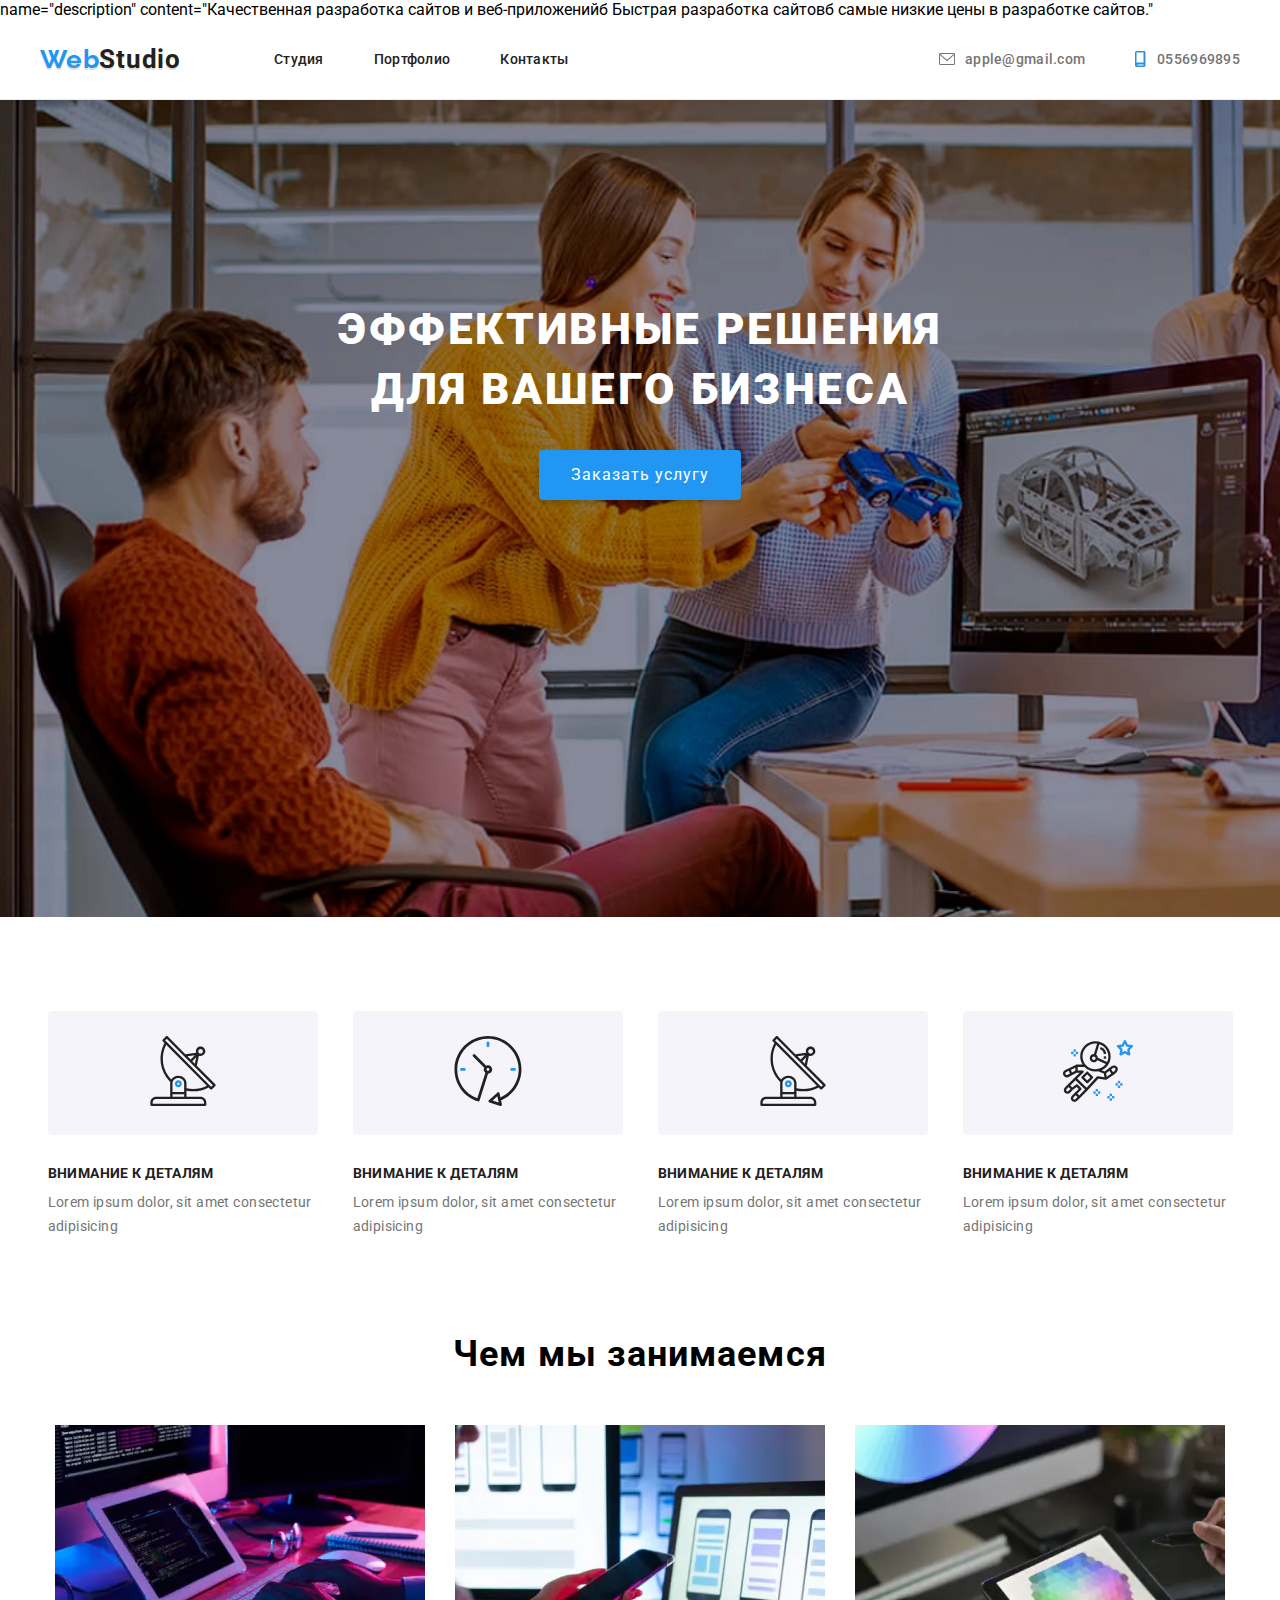
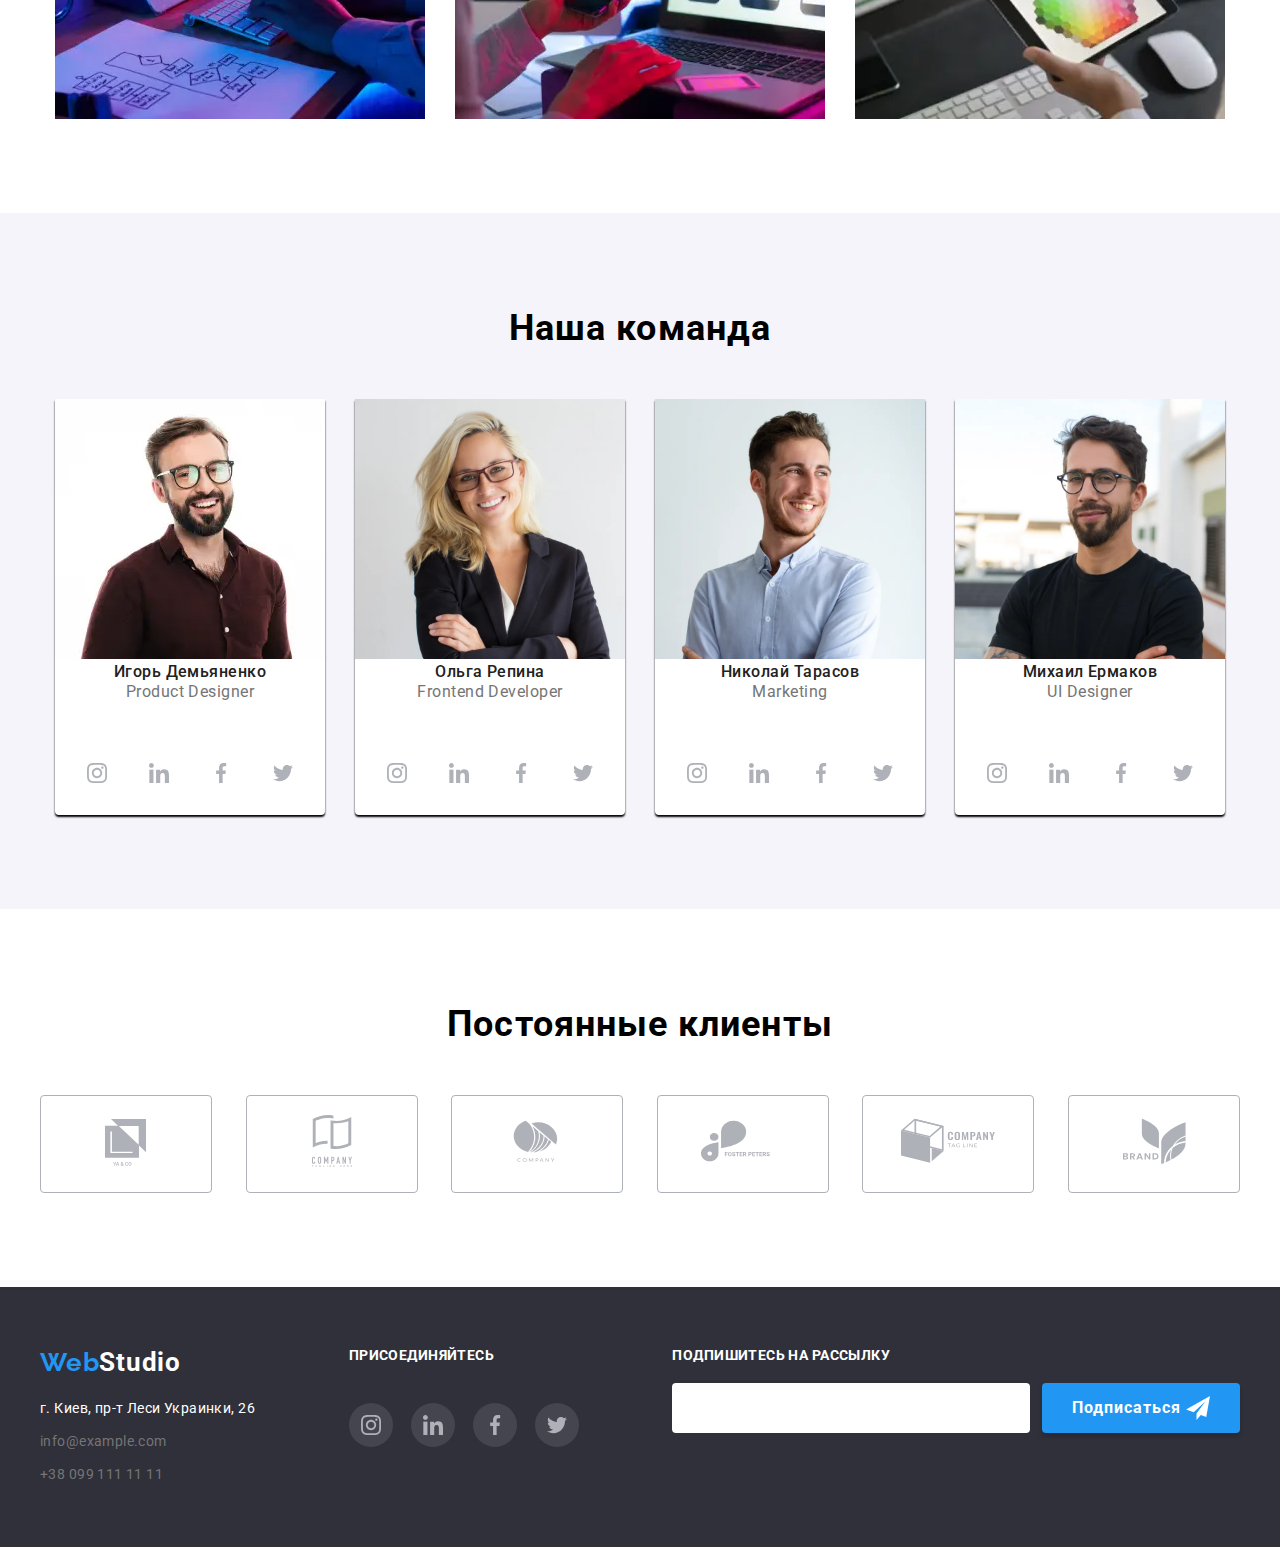
<file: index.html>
<!DOCTYPE html>
<html lang="en">
  <head>
    <meta charset="UTF-8" />
    <meta name="viewport" content="width=device-width, initial-scale=1.0" />
    name="description" content="Качественная разработка сайтов и веб-приложенийб
    Быстрая разработка сайтовб самые низкие цены в разработке сайтов."
    <title>WebStudio</title>
    <link
      rel="apple-touch-icon"
      sizes="180x180"
      href="favicon/apple-touch-icon.png"
    />
    <link
      rel="icon"
      type="image/png"
      sizes="32x32"
      href="favicon/favicon-32x32.png"
    />
    <link
      rel="icon"
      type="image/png"
      sizes="16x16"
      href="favicon/favicon-16x16.png"
    />
    <link rel="manifest" href="favicon/site.webmanifest" />
    <link rel="preconnect" href="https://fonts.googleapis.com" />
    <link rel="preconnect" href="https://fonts.gstatic.com" crossorigin />
    <link
      href="https://fonts.googleapis.com/css2?family=Raleway:ital,wght@0,100..900;1,100..900&family=Roboto:ital,wght@0,100;0,300;0,400;0,500;0,700;0,900;1,100;1,300;1,400;1,500;1,700;1,900&display=swap"
      rel="stylesheet"
    />
    <link rel="stylesheet" href="css/reset.css" />
    <link rel="stylesheet" href="css/styles.css" />
  </head>
  <body>
    <header id="logo" class="header">
      <div class="container header__wrapper">
        <div class="header__left">
          <a class="header__logo logo" href="#"
            ><span class="header__logo-blue">Web</span>Studio</a
          >
          <nav class="hidd header__menu">
            <a href="#">Студия</a>
            <a href="pages/portfolio.html">Портфолио</a>
            <a href="#">Контакты</a>
          </nav>
        </div>
        <div class="hidd header__right">
          <a href="mailto:apple@gmail.com"
            ><svg>
              <use xlink:href="img/message.svg#message"></use>
            </svg>
            apple@gmail.com</a
          >

          <a href="tel:+996556969896"
            ><svg id="call">
              <use xlink:href="img/call.svg#call"></use>
            </svg>
            0556969895</a
          >
        </div>
        <button class="header__btn">
          <svg class="header__icon">
            <use xlink:href="img/menu.svg#menu"></use>
          </svg>
        </button>
      </div>
    </header>

    <main>
      <section class="hero">
        <h1 class="hero__title">Эффективные решения для вашего бизнеса</h1>
        <button onclick="modalToggle()" class="hero__btn">
          Заказать услугу
        </button>
      </section>

      <section class="advantage">
        <div class="container">
          <ul class="advantage__list">
            <li class="advantage__item">
              <div class="advantage__wrapper">
                <img src="img/antenna.svg" alt="icon" />
              </div>

              <h2>Внимание к деталям</h2>
              <p>Lorem ipsum dolor, sit amet consectetur adipisicing</p>
            </li>
            <li class="advantage__item">
              <div class="advantage__wrapper">
                <img src="img/clock.svg" alt="icon-clock" />
              </div>
              <h2>Внимание к деталям</h2>
              <p>Lorem ipsum dolor, sit amet consectetur adipisicing</p>
            </li>
            <li class="advantage__item">
              <div class="advantage__wrapper">
                <img src="img/antenna.svg" alt="icon-antenna" />
              </div>
              <h2>Внимание к деталям</h2>
              <p>Lorem ipsum dolor, sit amet consectetur adipisicing</p>
            </li>
            <li class="advantage__item">
              <div class="advantage__wrapper">
                <img src="img/astronaut.svg" alt="icon-astronaut" />
              </div>
              <h2>Внимание к деталям</h2>
              <p>Lorem ipsum dolor, sit amet consectetur adipisicing</p>
            </li>
          </ul>
        </div>
      </section>

      <section class="work">
        <div class="container">
          <h2 class="work__title title">Чем мы занимаемся</h2>

          <div class="work__wrapper">
            <img src="img/work_1.webp" alt="work" />
            <img src="img/work_2.webp" alt="work" />
            <img src="img/work_3.webp" alt="work" />
          </div>
        </div>
      </section>

      <section class="team">
        <div class="container">
          <h2 class="title">Наша команда</h2>

          <ul class="team__list">
            <li class="team__item">
              <img
                loading="lazy"
                width="270"
                src="img/team_1.webp"
                alt="team"
              />
              <h3 class="team__subtitle">Игорь Демьяненко</h3>
              <p class="team__text">Product Designer</p>

              <div class="team__links">
                <a class="team__link" href="#">
                  <svg class="team__icon">
                    <use xlink:href="img/instagram.svg#instagram"></use>
                  </svg>
                </a>
                <a class="team__link" href="#">
                  <svg class="team__icon">
                    <use xlink:href="img/linkedin.svg#linkedin"></use>
                  </svg>
                </a>
                <a class="team__link" href="#">
                  <svg class="team__icon">
                    <use xlink:href="img/facebook.svg#facebook"></use>
                  </svg>
                </a>
                <a class="team__link" href="#">
                  <svg class="team__icon">
                    <use xlink:href="img/twitter.svg#twitter"></use>
                  </svg>
                </a>
              </div>
            </li>
            <li class="team__item">
              <img
                loading="lazy"
                width="270"
                src="img/team_2.webp"
                alt="team"
              />
              <h3 class="team__subtitle">Ольга Репина</h3>
              <p class="team__text">Frontend Developer</p>
              <div class="team__links">
                <a class="team__link" href="#">
                  <svg class="team__icon">
                    <use xlink:href="img/instagram.svg#instagram"></use>
                  </svg>
                </a>
                <a class="team__link" href="#">
                  <svg class="team__icon">
                    <use xlink:href="img/linkedin.svg#linkedin"></use>
                  </svg>
                </a>
                <a class="team__link" href="#">
                  <svg class="team__icon">
                    <use xlink:href="img/facebook.svg#facebook"></use>
                  </svg>
                </a>
                <a class="team__link" href="#">
                  <svg class="team__icon">
                    <use xlink:href="img/twitter.svg#twitter"></use>
                  </svg>
                </a>
              </div>
            </li>
            <li class="team__item">
              <img
                loading="lazy"
                width="270"
                src="img/team_3.webp"
                alt="team"
              />
              <h3 class="team__subtitle">Николай Тарасов</h3>
              <p class="team__text">Marketing</p>
              <div class="team__links">
                <a class="team__link" href="#">
                  <svg class="team__icon">
                    <use xlink:href="img/instagram.svg#instagram"></use>
                  </svg>
                </a>
                <a class="team__link" href="#">
                  <svg class="team__icon">
                    <use xlink:href="img/linkedin.svg#linkedin"></use>
                  </svg>
                </a>
                <a class="team__link" href="#">
                  <svg class="team__icon">
                    <use xlink:href="img/facebook.svg#facebook"></use>
                  </svg>
                </a>
                <a class="team__link" href="#">
                  <svg class="team__icon">
                    <use xlink:href="img/twitter.svg#twitter"></use>
                  </svg>
                </a>
              </div>
            </li>
            <li class="team__item">
              <img
                loading="lazy"
                width="270"
                src="img/team_4.webp"
                alt="team"
              />
              <h3 class="team__subtitle">Михаил Ермаков</h3>
              <p class="team__text">UI Designer</p>
              <div class="team__links">
                <a class="team__link" href="#">
                  <svg class="team__icon">
                    <use xlink:href="img/instagram.svg#instagram"></use>
                  </svg>
                </a>
                <a class="team__link" href="#">
                  <svg class="team__icon">
                    <use xlink:href="img/linkedin.svg#linkedin"></use>
                  </svg>
                </a>
                <a class="team__link" href="#">
                  <svg class="team__icon">
                    <use xlink:href="img/facebook.svg#facebook"></use>
                  </svg>
                </a>
                <a class="team__link" href="#">
                  <svg class="team__icon">
                    <use xlink:href="img/twitter.svg#twitter"></use>
                  </svg>
                </a>
              </div>
            </li>
          </ul>
        </div>
      </section>

      <section class="clients">
        <div class="container">
          <h2 class="title">Постоянные клиенты</h2>
          <div class="clients__wrapper">
            <a href="#" class="clients__link">
              <svg class="clients__icon">
                <use xlink:href="img/clients_1.svg#clients1"></use>
              </svg>
            </a>
            <a href="#" class="clients__link">
              <svg class="clients__icon">
                <use xlink:href="img/clients_2.svg#clients2"></use>
              </svg>
            </a>
            <a href="#" class="clients__link">
              <svg class="clients__icon">
                <use xlink:href="img/clients_3.svg#clients3"></use>
              </svg>
            </a>
            <a href="#" class="clients__link">
              <svg class="clients__icon">
                <use xlink:href="img/clients_4.svg#clients4"></use>
              </svg>
            </a>
            <a href="#" class="clients__link">
              <svg class="clients__icon">
                <use xlink:href="img/clients_5.svg#clients5"></use>
              </svg>
            </a>
            <a href="#" class="clients__link">
              <svg class="clients__icon">
                <use xlink:href="img/clients_6.svg#clients6"></use>
              </svg>
            </a>
          </div>
        </div>
      </section>
    </main>
    <footer class="foot">
      <div class="container foot__wrapper">
        <div class="foot__inner">
          <a class="foot__logo logo" href="#logo">Web<span>Studio</span></a>

          <div class="foot__info">
            <address>г. Киев, пр-т Леси Украинки, 26</address>

            <a href="mailto:info@example.com">info@example.com</a>
            <a href="tel:+380991111111">+38 099 111 11 11</a>
          </div>
        </div>

        <div class="foot__inner">
          <p class="foot__text">присоединяйтесь</p>

          <div class="team__links">
            <a class="team__link foot__link" href="#">
              <svg class="team__icon">
                <use xlink:href="img/instagram.svg#instagram"></use>
              </svg>
            </a>
            <a class="team__link foot__link" href="#">
              <svg class="team__icon">
                <use xlink:href="img/linkedin.svg#linkedin"></use>
              </svg>
            </a>
            <a class="team__link foot__link" href="#">
              <svg class="team__icon">
                <use xlink:href="img/facebook.svg#facebook"></use>
              </svg>
            </a>
            <a class="team__link foot__link" href="#">
              <svg class="team__icon">
                <use xlink:href="img/twitter.svg#twitter"></use>
              </svg>
            </a>
          </div>
        </div>

        <div class="foot__inner">
          <p class="foot__text">Подпишитесь на рассылку</p>

          <form class="foot__form">
            <input placeholder="E-mail" type="email" required minlength="2" />
            <button>
              Подписаться <img src="img/send.svg" alt="send-cion" />
            </button>
          </form>
        </div>
      </div>
    </footer>
    <div class="hidden" id="overlay">
      <div id="modal" class="modal">
        <button onclick="modalToggle()" class="modal__btn">X</button>
        <h2 class="modal__title">Оставьте свои данные, мы вам перезвоним</h2>

        <form class="modal__form">
          <label class="modal__label">
            Имя

            <svg class="modal__icon">
              <use xlink:href="img/email.svg#email"></use>
            </svg>
            <input class="modal__input" type="text" required />
          </label>
          <label class="modal__label">
            Телефон
            <svg class="modal__icon">
              <use xlink:href="img/phone.svg#phone"></use>
            </svg>
            <input class="modal__input" type="number" required />
          </label>
          <label class="modal__label">
            Почта
            <svg class="modal__icon">
              <use xlink:href="img/person.svg#person"></use>
            </svg>
            <input class="modal__input" type="email" required />
          </label>
          <label class="modal__label">
            Комментарий
            <textarea placeholder="Введите текст"></textarea>
          </label>
          <label class="modal__box">
            <input type="checkbox" />
            Соглашаюсь с рассылкой и принимаю
            <a class="modal__condition" href="#">Условия договора</a>
          </label>
          <button class="modal__send-btn">Отправить</button>
        </form>
      </div>
    </div>

    <script src="js/script.js"></script>
  </body>
</html>
</file>
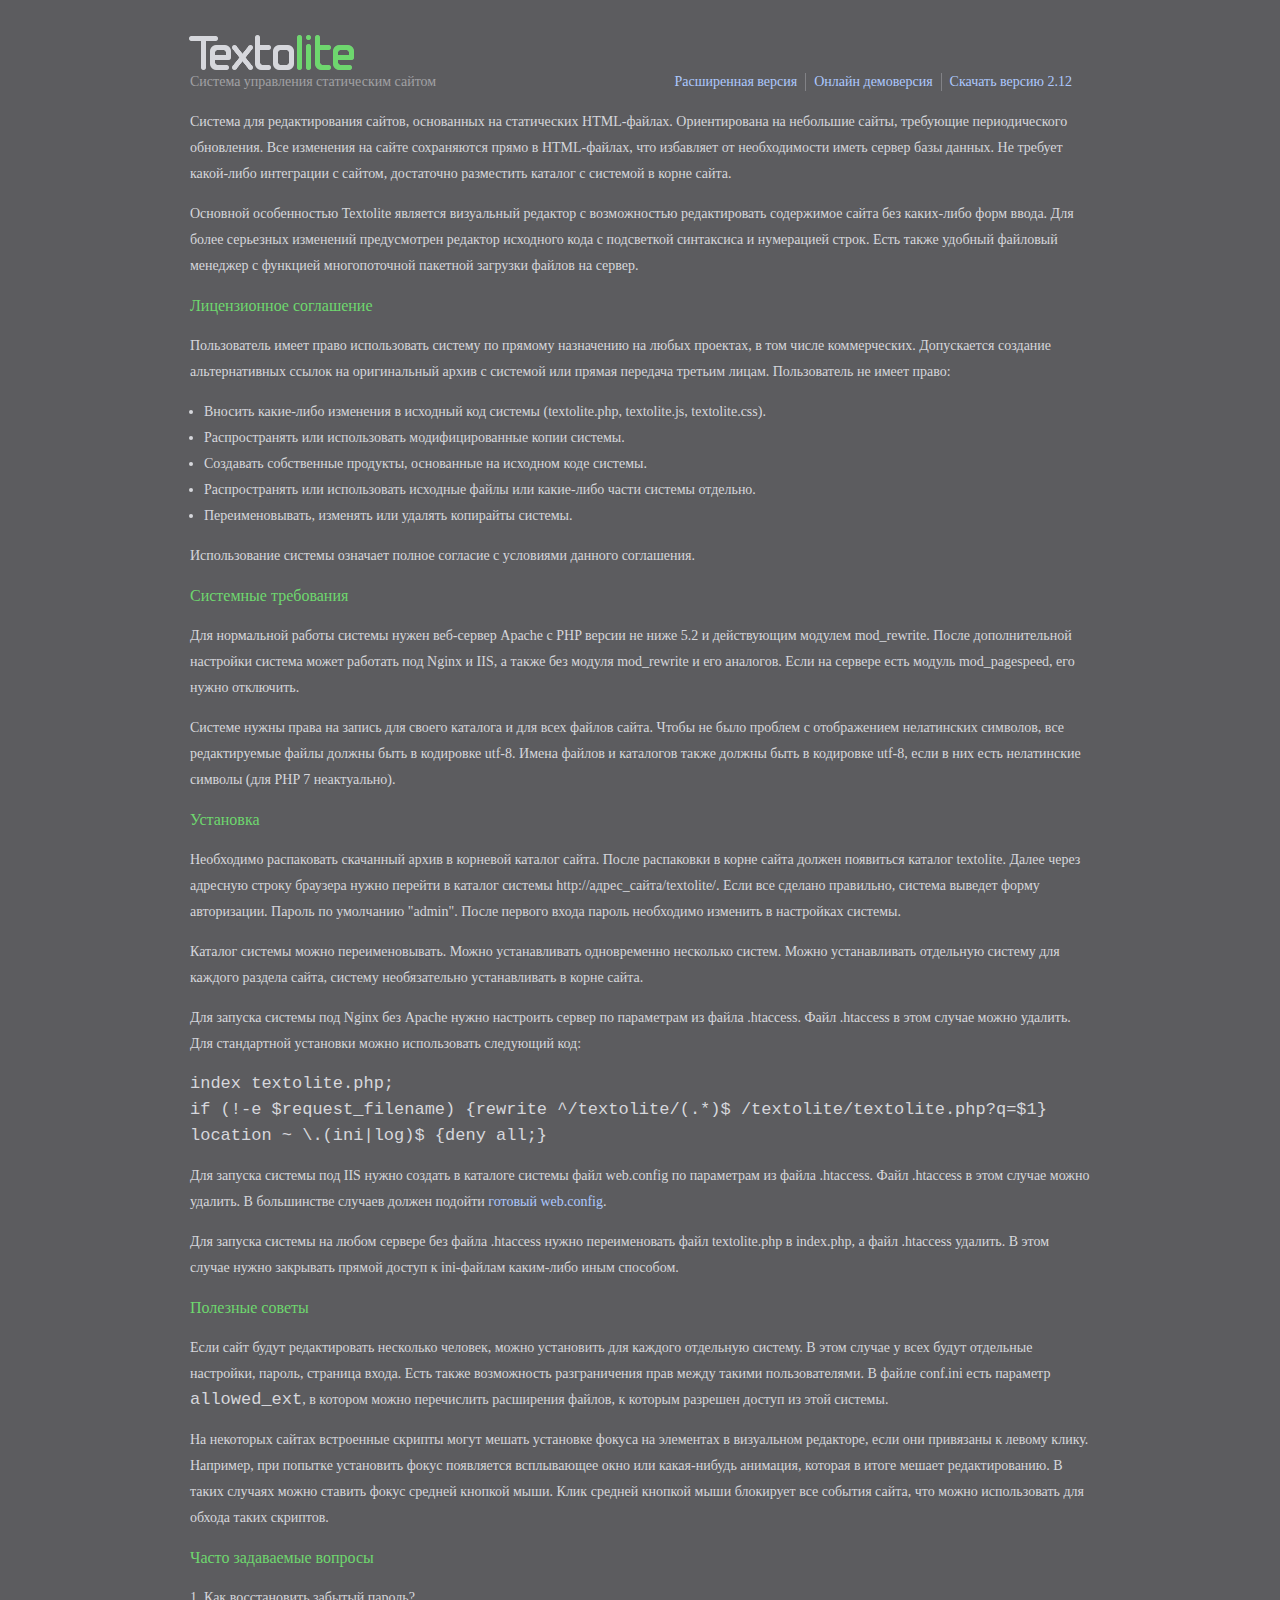
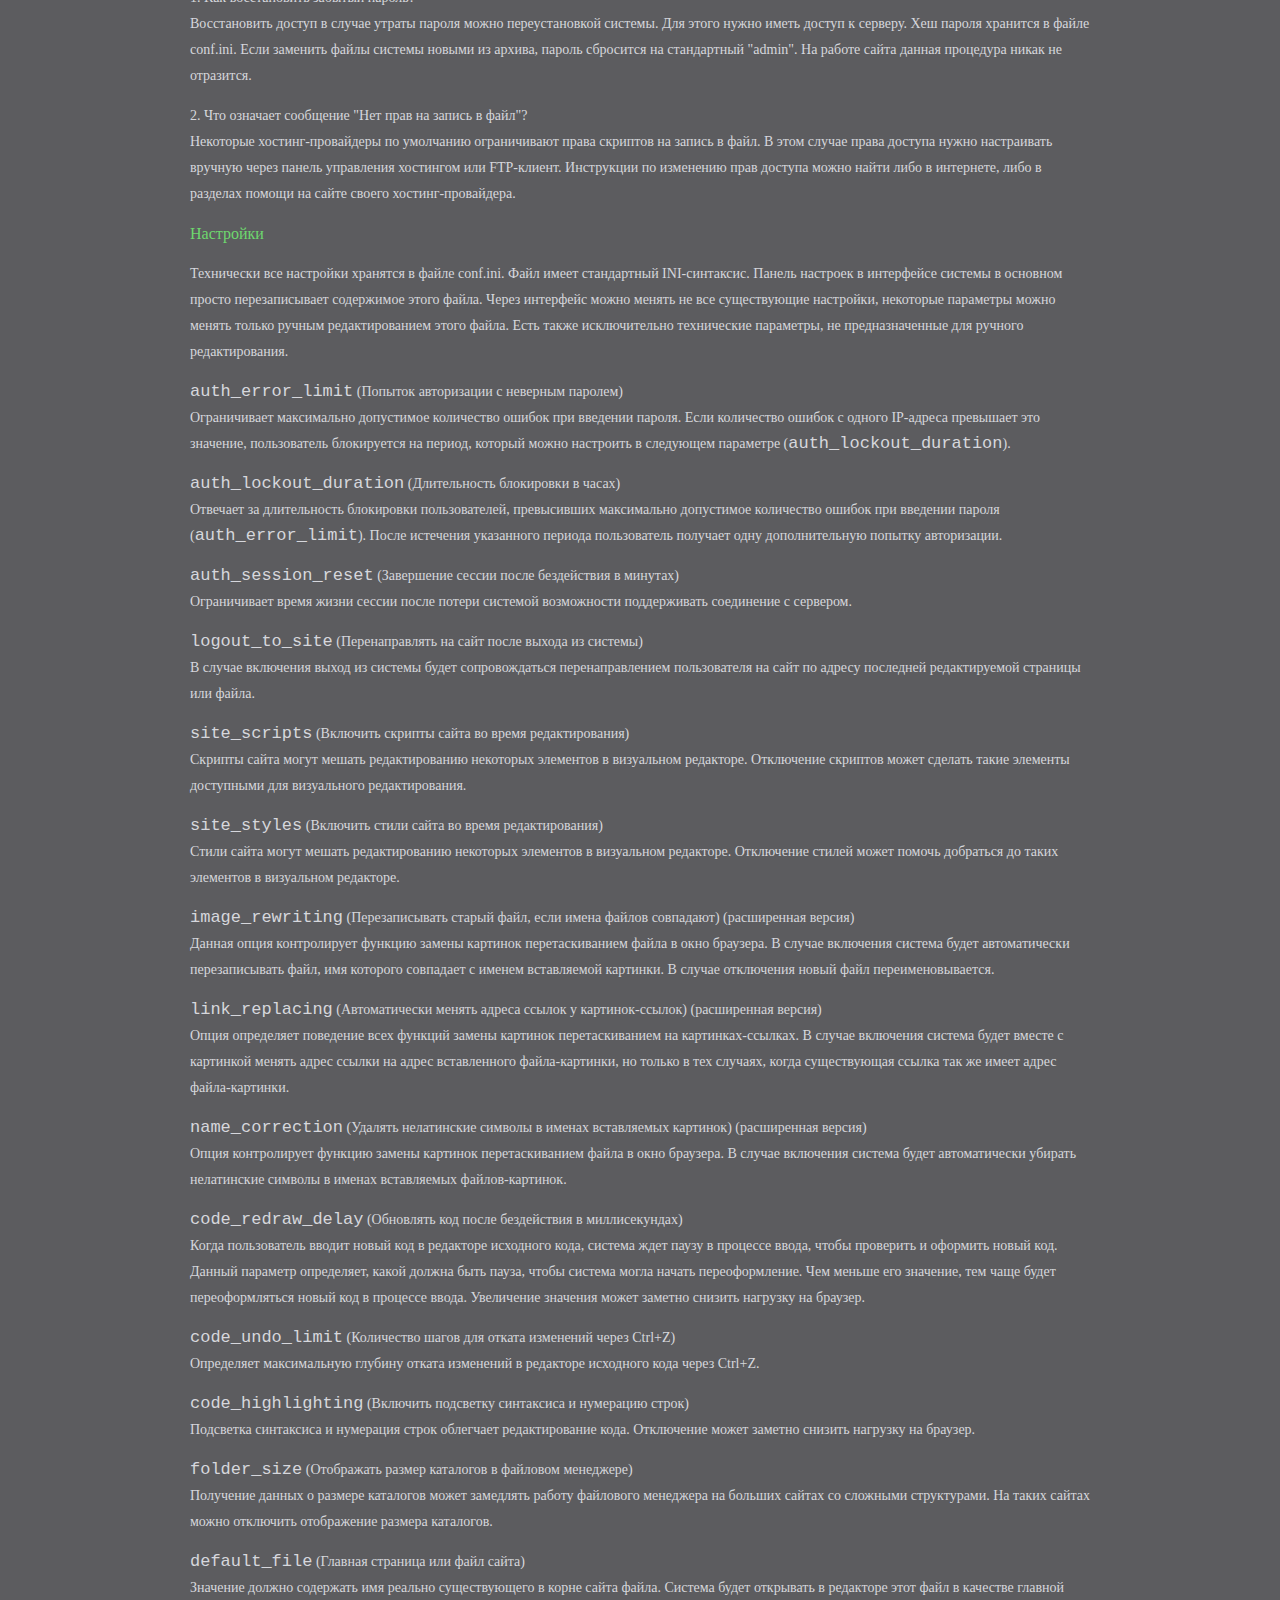
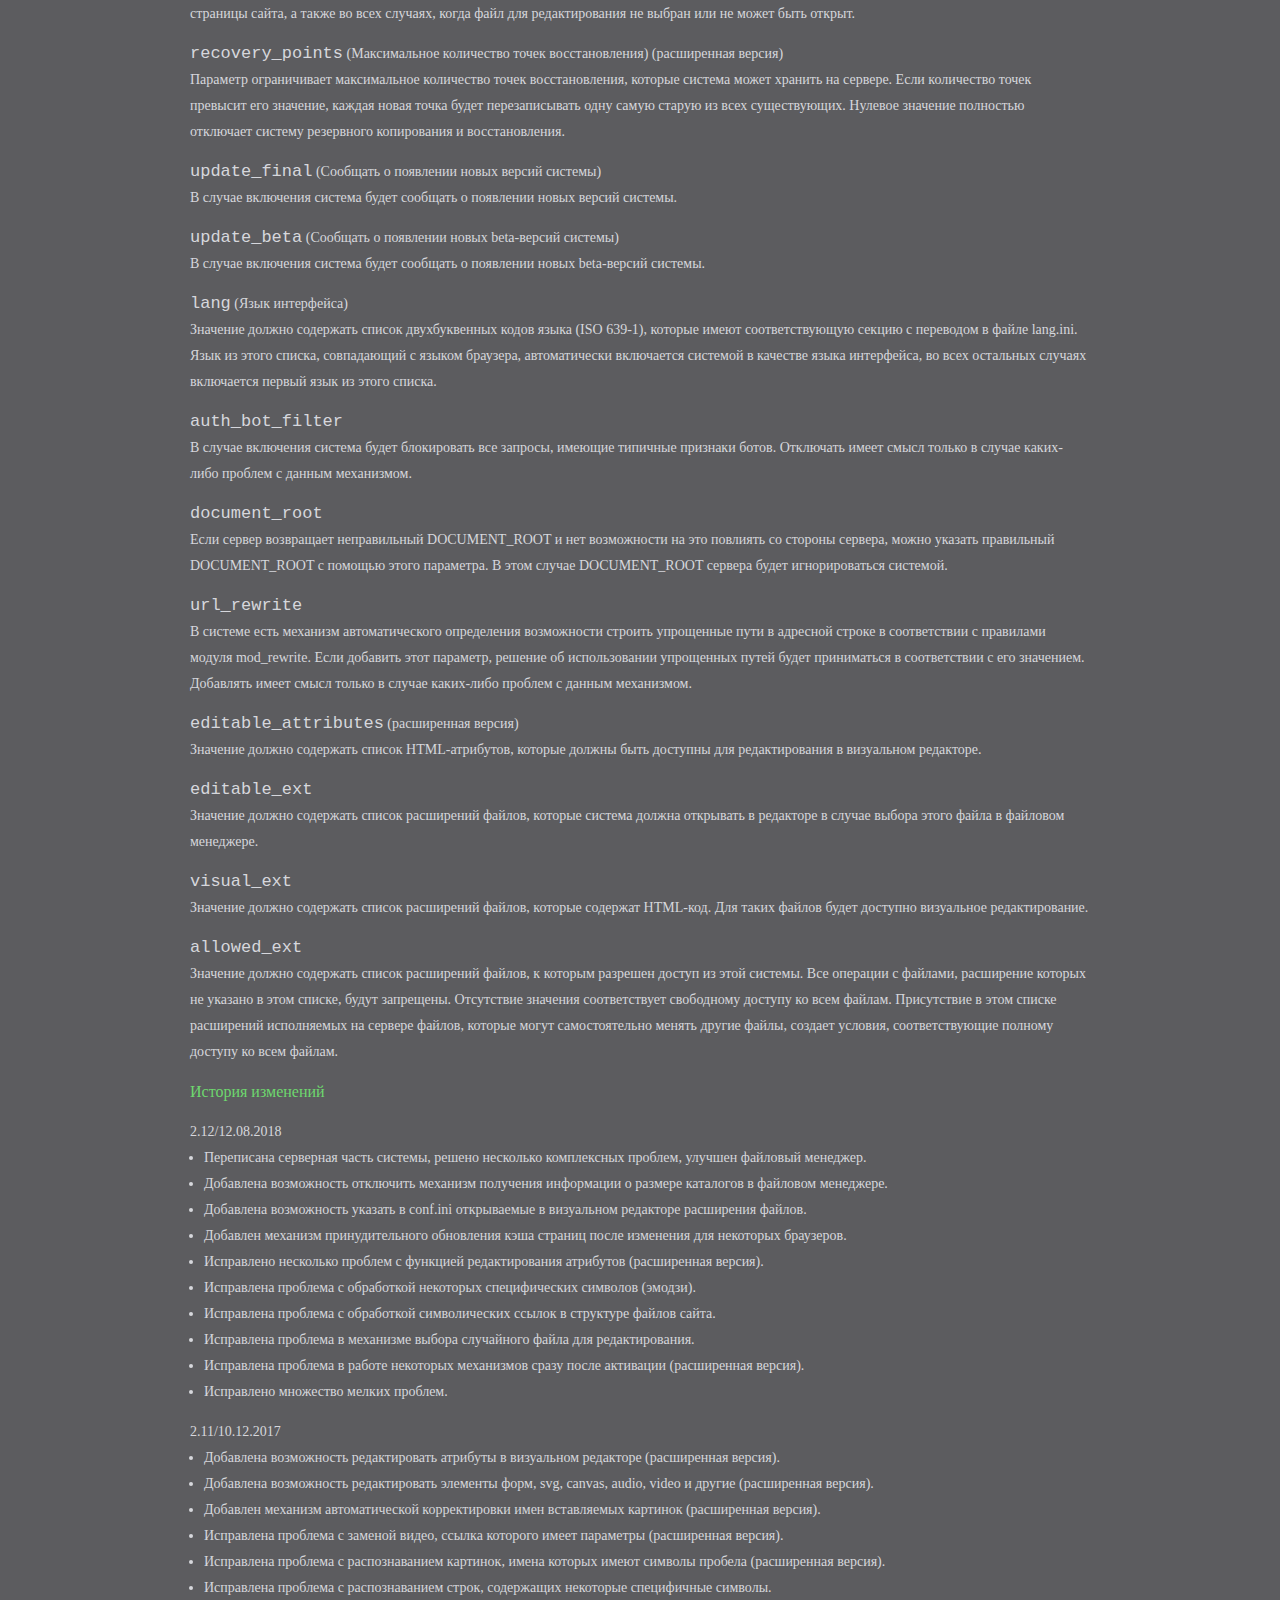
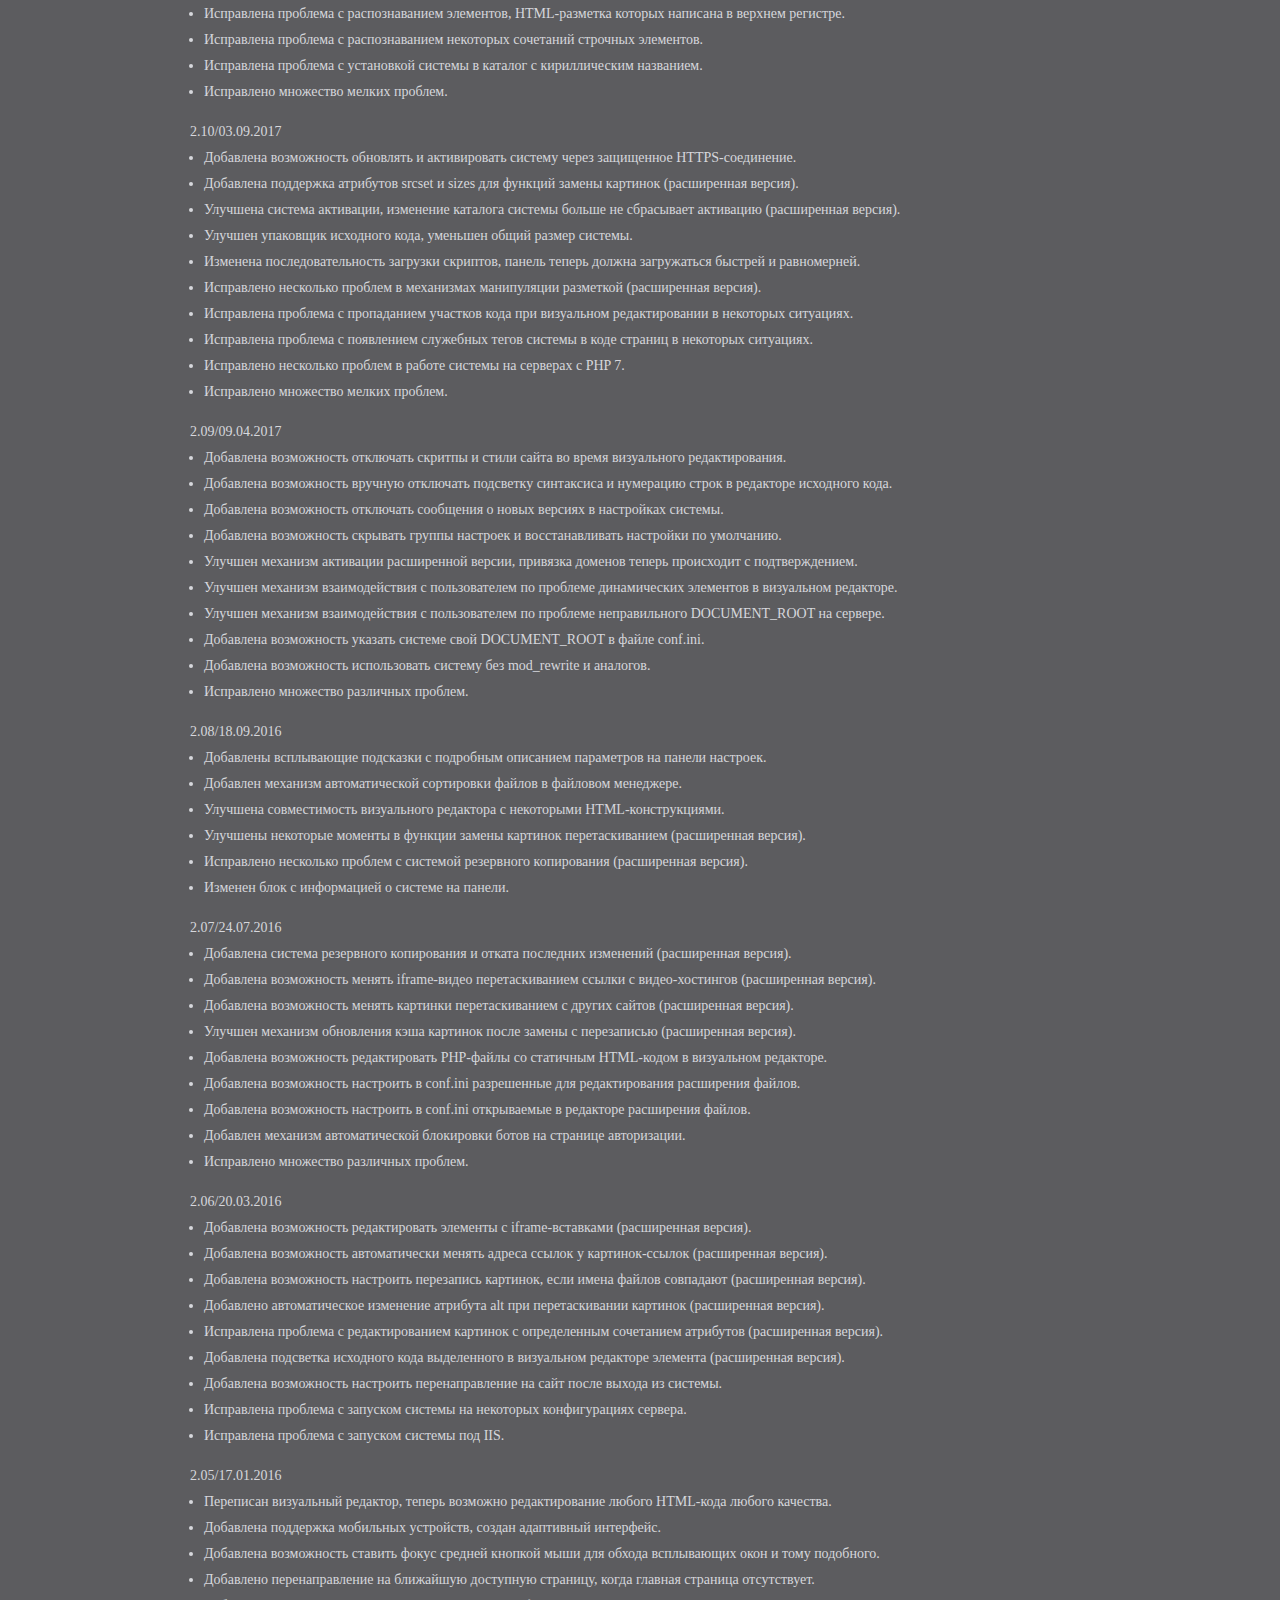
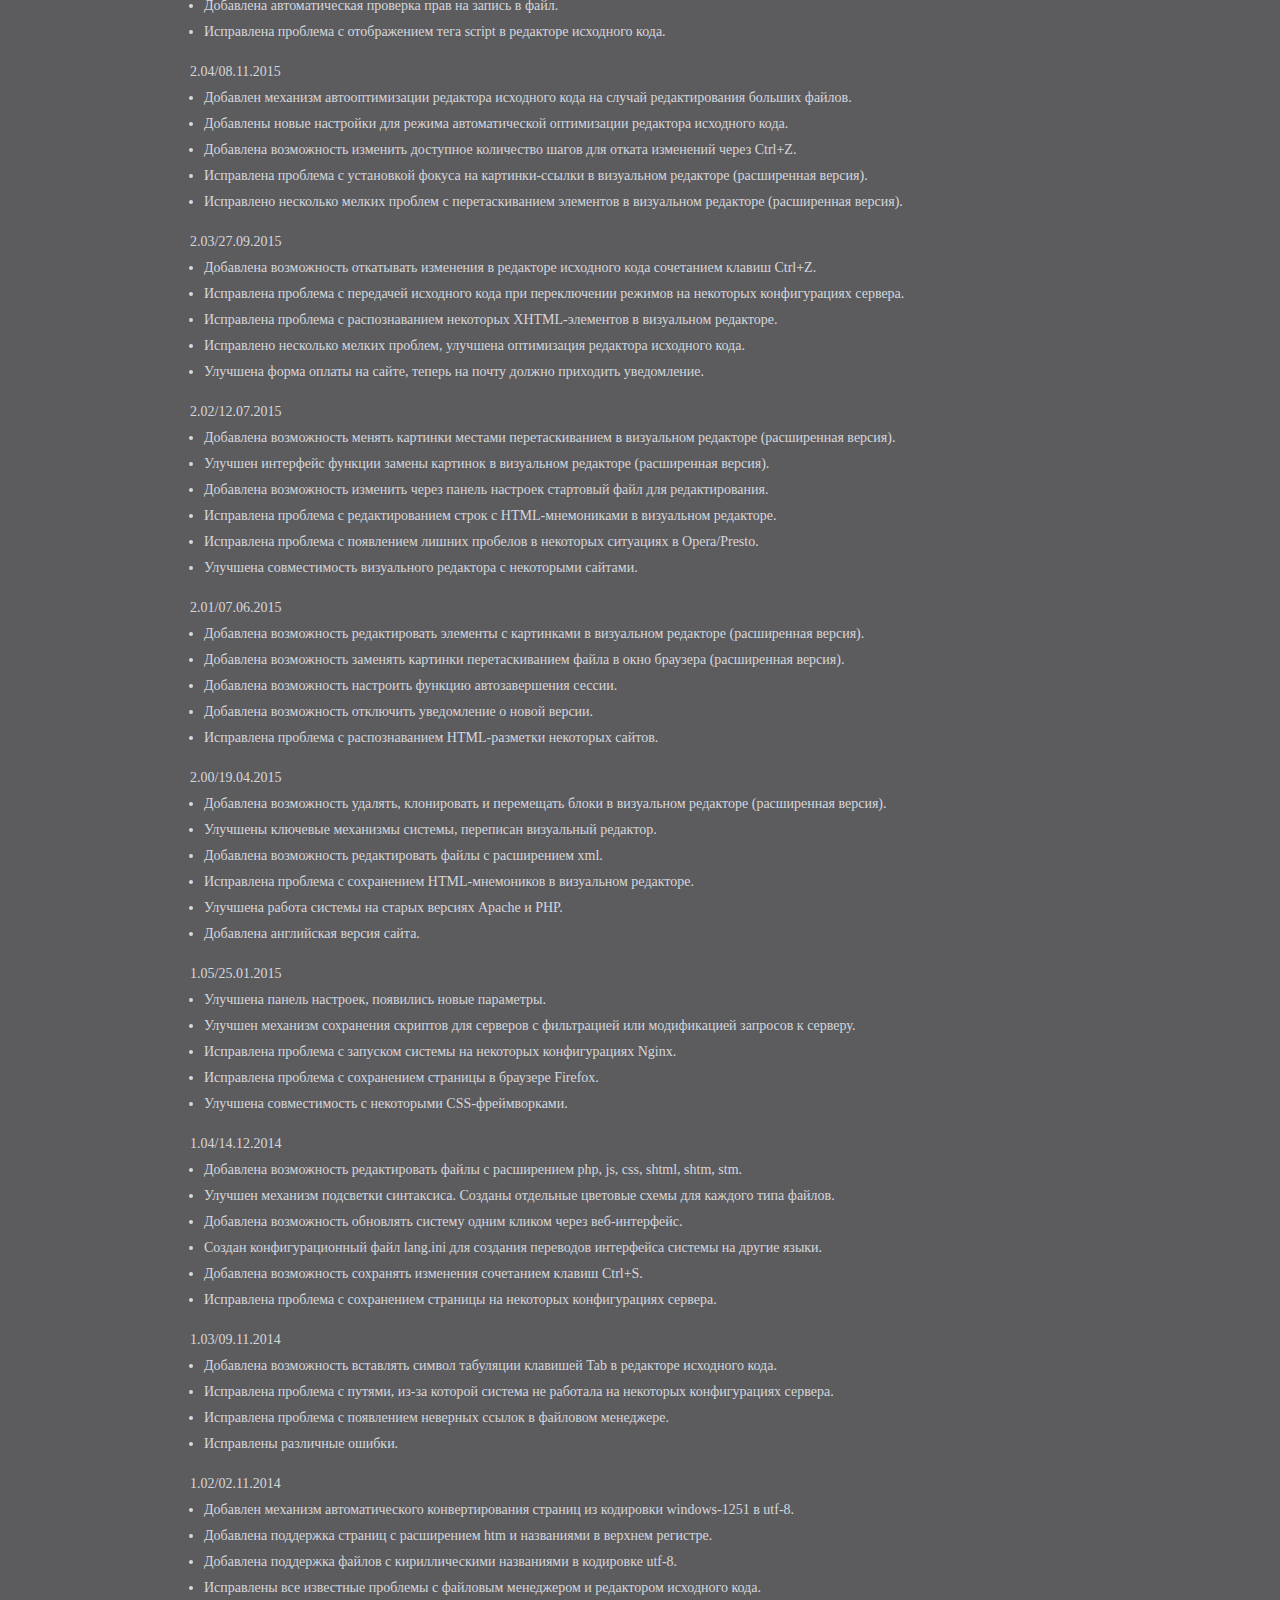
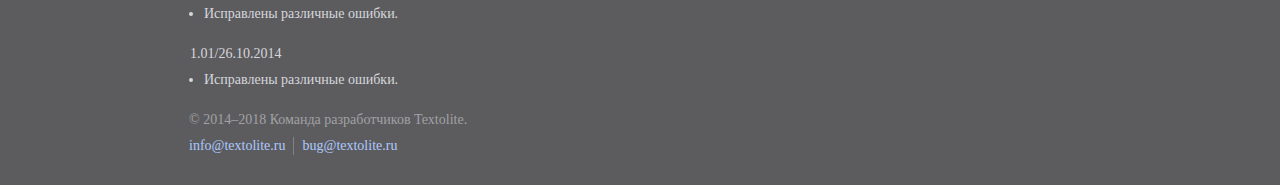
<file: readme.html>
<!doctype html><html lang="ru">
<head>

	<title>Textolite — система управления статическим сайтом</title>
	<meta charset="utf-8">
	<meta name="viewport" content="width=device-width,initial-scale=1">

	<style>

		*{margin:0; padding:0}
		ul{margin-left:14px}
		p,ul,dd,h2{margin-bottom:14px}
		a{color:#adc8fe; text-decoration:none}
		a:visited{color:#7f98cb}
		a:hover{color:#adc8fe; text-decoration:underline}
		a:active{color:#6ed76e}
		header,footer,main{display:block; clear:both}
		h1{margin:34px 0 -2px -2px; font-size:50px; font-weight:normal; letter-spacing:-3px; color:#d6d7dc}
		h2{font-size:16px; font-weight:normal; color:#6ed76e}
		html{font-size:14px; line-height:26px; font-family:Verdana; color:#d6d7dc; background-color:#5c5c5f}
		body{width:97%; min-width:320px; max-width:900px; margin:20px auto}
		footer{margin-left:-1px; color:#a1a1a4}
		header ul, footer ul{float:right; margin:4px 10px 18px 0; list-style-type:none}
		header li, footer li{float:left; padding:0 8px; border-left:1px solid #828286; line-height:18px}
		footer ul:last-child{float:none; height:28px; margin-top:-10px}
		li:first-child{padding-left:0; border:none}
		header p{float:left; color:#a1a1a4}
		code{font-size:17px; font-family:Courier New}
		@media(max-width:900px){header ul{clear:both; float:left}}

	</style>

</head>
<body>

	<header>

		<h1><img src="[data-uri]" alt="Textolite"></h1>
		<p>Система управления статическим сайтом</p>

		<ul>
		<li><a href="http://textolite.ru/extended/">Расширенная версия</a></li>
		<li><a href="http://textolite.ru/demo/textolite/">Онлайн демоверсия</a></li>
		<li><a href="http://textolite.ru/download/">Скачать версию 2.12</a></li>
		</ul>

	</header>

	<main>

		<p>Система для редактирования сайтов, основанных на статических HTML-файлах.
		Ориентирована на небольшие сайты, требующие периодического обновления.
		Все изменения на сайте сохраняются прямо в HTML-файлах, что избавляет от необходимости иметь сервер базы данных.
		Не требует какой-либо интеграции с сайтом, достаточно разместить каталог с системой в корне сайта.</p>

		<p>Основной особенностью Textolite является визуальный редактор с возможностью редактировать содержимое сайта
		без каких-либо форм ввода. Для более серьезных изменений предусмотрен редактор исходного кода
		с подсветкой синтаксиса и нумерацией строк. Есть также удобный файловый менеджер
		с функцией многопоточной пакетной загрузки файлов на сервер.</p>

		<h2>Лицензионное соглашение</h2>

		<p>Пользователь имеет право использовать систему по прямому назначению на любых проектах,
		в том числе коммерческих. Допускается создание альтернативных ссылок на оригинальный архив с системой
		или прямая передача третьим лицам. Пользователь не имеет право:</p>

		<ul>
		<li>Вносить какие-либо изменения в исходный код системы (textolite.php, textolite.js, textolite.css).</li>
		<li>Распространять или использовать модифицированные копии системы.</li>
		<li>Создавать собственные продукты, основанные на исходном коде системы.</li>
		<li>Распространять или использовать исходные файлы или какие-либо части системы отдельно.</li>
		<li>Переименовывать, изменять или удалять копирайты системы.</li>
		</ul>

		<p>Использование системы означает полное согласие с условиями данного соглашения.</p>

		<h2>Системные требования</h2>

		<p>Для нормальной работы системы нужен веб-сервер Apache с PHP версии не ниже 5.2 и действующим модулем mod_rewrite.
		После дополнительной настройки система может работать под Nginx и IIS,
		а также без модуля mod_rewrite и его аналогов. Если на сервере есть модуль mod_pagespeed, его нужно отключить.</p>

		<p>Системе нужны права на запись для своего каталога и для всех файлов сайта.
		Чтобы не было проблем с отображением нелатинских символов, все редактируемые файлы должны быть в кодировке utf-8.
		Имена файлов и каталогов также должны быть в кодировке utf-8, если в них есть нелатинские символы (для PHP 7 неактуально).</p>

		<h2>Установка</h2>

		<p>Необходимо распаковать скачанный архив в корневой каталог сайта.
		После распаковки в корне сайта должен появиться каталог textolite.
		Далее через адресную строку браузера нужно перейти в каталог системы http://адрес_сайта/textolite/.
		Если все сделано правильно, система выведет форму авторизации. Пароль по умолчанию "admin".
		После первого входа пароль необходимо изменить в настройках системы.</p>

		<p>Каталог системы можно переименовывать. Можно устанавливать одновременно несколько систем.
		Можно устанавливать отдельную систему для каждого раздела сайта, систему необязательно устанавливать в корне сайта.</p>

		<p>Для запуска системы под Nginx без Apache нужно настроить сервер по параметрам из файла .htaccess.
		Файл .htaccess в этом случае можно удалить. Для стандартной установки можно использовать следующий код:</p>

		<p><code>index textolite.php;<br>if (!-e $request_filename) {rewrite ^/textolite/(.*)$
		/textolite/textolite.php?q=$1}<br>location ~ \.(ini|log)$ {deny all;}</code></p>

		<p>Для запуска системы под IIS нужно создать в каталоге системы файл web.config по параметрам из файла .htaccess.
		Файл .htaccess в этом случае можно удалить. В большинстве случаев должен подойти
		<a href="http://textolite.ru/download/web.config">готовый web.config</a>.</p>

		<p>Для запуска системы на любом сервере без файла .htaccess нужно переименовать файл textolite.php в index.php,
		а файл .htaccess удалить. В этом случае нужно закрывать прямой доступ к ini-файлам каким-либо иным способом.</p>

		<h2>Полезные советы</h2>

		<p>Если сайт будут редактировать несколько человек, можно установить для каждого отдельную систему.
		В этом случае у всех будут отдельные настройки, пароль, страница входа.
		Есть также возможность разграничения прав между такими пользователями. В файле conf.ini есть параметр <code>allowed_ext</code>,
		в котором можно перечислить расширения файлов, к которым разрешен доступ из этой системы.</p>

		<p>На некоторых сайтах встроенные скрипты могут мешать установке фокуса на элементах в визуальном редакторе,
		если они привязаны к левому клику. Например, при попытке установить фокус появляется всплывающее окно
		или какая-нибудь анимация, которая в итоге мешает редактированию. В таких случаях можно ставить фокус средней кнопкой мыши.
		Клик средней кнопкой мыши блокирует все события сайта, что можно использовать для обхода таких скриптов.</p>

		<h2>Часто задаваемые вопросы</h2>

		<dl>
		<dt>1. Как восстановить забытый пароль?</dt>
		<dd>Восстановить доступ в случае утраты пароля можно переустановкой системы. Для этого нужно иметь доступ к серверу.
		Хеш пароля хранится в файле conf.ini. Если заменить файлы системы новыми из архива, пароль сбросится на стандартный "admin".
		На работе сайта данная процедура никак не отразится.<dd>

		<dt>2. Что означает сообщение "Нет прав на запись в файл"?</dt>
		<dd>Некоторые хостинг-провайдеры по умолчанию ограничивают права скриптов на запись в файл.
		В этом случае права доступа нужно настраивать вручную через панель управления хостингом или FTP-клиент.
		Инструкции по изменению прав доступа можно найти либо в интернете, либо в разделах помощи на сайте своего хостинг-провайдера.<dd>
		</dl>

		<h2>Настройки</h2>

		<p>Технически все настройки хранятся в файле conf.ini. Файл имеет стандартный INI-синтаксис.
		Панель настроек в интерфейсе системы в основном просто перезаписывает содержимое этого файла.
		Через интерфейс можно менять не все существующие настройки, некоторые параметры можно менять только ручным редактированием этого файла.
		Есть также исключительно технические параметры, не предназначенные для ручного редактирования.</p>

		<dl>
		<dt><code>auth_error_limit</code> (Попыток авторизации с неверным паролем)</dt>
		<dd>Ограничивает максимально допустимое количество ошибок при введении пароля.
		Если количество ошибок с одного IP-адреса превышает это значение,
		пользователь блокируется на период, который можно настроить в следующем параметре (<code>auth_lockout_duration</code>).</dd>

		<dt><code>auth_lockout_duration</code> (Длительность блокировки в часах)</dt>
		<dd>Отвечает за длительность блокировки пользователей,
		превысивших максимально допустимое количество ошибок при введении пароля (<code>auth_error_limit</code>).
		После истечения указанного периода пользователь получает одну дополнительную попытку авторизации.</dd>

		<dt><code>auth_session_reset</code> (Завершение сессии после бездействия в минутах)</dt>
		<dd>Ограничивает время жизни сессии после потери системой возможности поддерживать соединение с сервером.</dd>

		<dt><code>logout_to_site</code> (Перенаправлять на сайт после выхода из системы)</dt>
		<dd>В случае включения выход из системы будет сопровождаться перенаправлением пользователя
		на сайт по адресу последней редактируемой страницы или файла.</dd>

		<dt><code>site_scripts</code> (Включить скрипты сайта во время редактирования)</dt>
		<dd>Скрипты сайта могут мешать редактированию некоторых элементов в визуальном редакторе.
		Отключение скриптов может сделать такие элементы доступными для визуального редактирования.</dd>

		<dt><code>site_styles</code> (Включить стили сайта во время редактирования)</dt>
		<dd>Стили сайта могут мешать редактированию некоторых элементов в визуальном редакторе.
		Отключение стилей может помочь добраться до таких элементов в визуальном редакторе.</dd>

		<dt><code>image_rewriting</code> (Перезаписывать старый файл, если имена файлов совпадают) (расширенная версия)</dt>
		<dd>Данная опция контролирует функцию замены картинок перетаскиванием файла в окно браузера.
		В случае включения система будет автоматически перезаписывать файл,
		имя которого совпадает с именем вставляемой картинки. В случае отключения новый файл переименовывается.</dd>

		<dt><code>link_replacing</code> (Автоматически менять адреса ссылок у картинок-ссылок) (расширенная версия)</dt>
		<dd>Опция определяет поведение всех функций замены картинок перетаскиванием на картинках-ссылках.
		В случае включения система будет вместе с картинкой менять адрес ссылки на адрес вставленного файла-картинки,
		но только в тех случаях, когда существующая ссылка так же имеет адрес файла-картинки.</dd>

		<dt><code>name_correction</code> (Удалять нелатинские символы в именах вставляемых картинок) (расширенная версия)</dt>
		<dd>Опция контролирует функцию замены картинок перетаскиванием файла в окно браузера.
		В случае включения система будет автоматически убирать нелатинские символы в именах вставляемых файлов-картинок.</dd>

		<dt><code>code_redraw_delay</code> (Обновлять код после бездействия в миллисекундах)</dt>
		<dd>Когда пользователь вводит новый код в редакторе исходного кода, система ждет паузу в процессе ввода,
		чтобы проверить и оформить новый код. Данный параметр определяет, какой должна быть пауза,
		чтобы система могла начать переоформление. Чем меньше его значение, тем чаще будет переоформляться новый код в процессе ввода.
		Увеличение значения может заметно снизить нагрузку на браузер.</dd>

		<dt><code>code_undo_limit</code> (Количество шагов для отката изменений через Ctrl+Z)</dt>
		<dd>Определяет максимальную глубину отката изменений в редакторе исходного кода через Ctrl+Z.</dd>

		<dt><code>code_highlighting</code> (Включить подсветку синтаксиса и нумерацию строк)</dt>
		<dd>Подсветка синтаксиса и нумерация строк облегчает редактирование кода.
		Отключение может заметно снизить нагрузку на браузер.</dd>

		<dt><code>folder_size</code> (Отображать размер каталогов в файловом менеджере)</dt>
		<dd>Получение данных о размере каталогов может замедлять работу файлового менеджера на больших сайтах со сложными структурами.
		На таких сайтах можно отключить отображение размера каталогов.</dd>

		<dt><code>default_file</code> (Главная страница или файл сайта)</dt>
		<dd>Значение должно содержать имя реально существующего в корне сайта файла.
		Система будет открывать в редакторе этот файл в качестве главной страницы сайта,
		а также во всех случаях, когда файл для редактирования не выбран или не может быть открыт.</dd>

		<dt><code>recovery_points</code> (Максимальное количество точек восстановления) (расширенная версия)</dt>
		<dd>Параметр ограничивает максимальное количество точек восстановления, которые система может хранить на сервере.
		Если количество точек превысит его значение, каждая новая точка будет перезаписывать одну самую старую из всех существующих.
		Нулевое значение полностью отключает систему резервного копирования и восстановления.</dd>

		<dt><code>update_final</code> (Сообщать о появлении новых версий системы)</dt>
		<dd>В случае включения система будет сообщать о появлении новых версий системы.</dd>

		<dt><code>update_beta</code> (Сообщать о появлении новых beta-версий системы)</dt>
		<dd>В случае включения система будет сообщать о появлении новых beta-версий системы.</dd>

		<dt><code>lang</code> (Язык интерфейса)</dt>
		<dd>Значение должно содержать список двухбуквенных кодов языка (ISO 639-1),
		которые имеют соответствующую секцию с переводом в файле lang.ini.
		Язык из этого списка, совпадающий с языком браузера, автоматически включается системой в качестве языка интерфейса,
		во всех остальных случаях включается первый язык из этого списка.</dd>

		<dt><code>auth_bot_filter</code></dt>
		<dd>В случае включения система будет блокировать все запросы, имеющие типичные признаки ботов.
		Отключать имеет смысл только в случае каких-либо проблем с данным механизмом.</dd>

		<dt><code>document_root</code></dt>
		<dd>Если сервер возвращает неправильный DOCUMENT_ROOT и нет возможности на это повлиять со стороны сервера,
		можно указать правильный DOCUMENT_ROOT с помощью этого параметра.
		В этом случае DOCUMENT_ROOT сервера будет игнорироваться системой.</dd>

		<dt><code>url_rewrite</code></dt>
		<dd>В системе есть механизм автоматического определения возможности строить упрощенные пути в адресной строке
		в соответствии с правилами модуля mod_rewrite. Если добавить этот параметр,
		решение об использовании упрощенных путей будет приниматься в соответствии с его значением.
		Добавлять имеет смысл только в случае каких-либо проблем с данным механизмом.</dd>

		<dt><code>editable_attributes</code> (расширенная версия)</dt>
		<dd>Значение должно содержать список HTML-атрибутов, которые должны быть доступны для редактирования в визуальном редакторе.</dd>

		<dt><code>editable_ext</code></dt>
		<dd>Значение должно содержать список расширений файлов, которые система должна открывать в редакторе
		в случае выбора этого файла в файловом менеджере.</dd>

		<dt><code>visual_ext</code></dt>
		<dd>Значение должно содержать список расширений файлов, которые содержат HTML-код.
		Для таких файлов будет доступно визуальное редактирование.</dd>

		<dt><code>allowed_ext</code></dt>
		<dd>Значение должно содержать список расширений файлов, к которым разрешен доступ из этой системы.
		Все операции с файлами, расширение которых не указано в этом списке, будут запрещены.
		Отсутствие значения соответствует свободному доступу ко всем файлам.
		Присутствие в этом списке расширений исполняемых на сервере файлов,
		которые могут самостоятельно менять другие файлы, создает условия,
		соответствующие полному доступу ко всем файлам.</dd>
		</dl>

		<h2>История изменений</h2>

		<dl>
		<dt>2.12/12.08.2018</dt>
		<dd>

			<ul>
			<li>Переписана серверная часть системы, решено несколько комплексных проблем, улучшен файловый менеджер.</li>
			<li>Добавлена возможность отключить механизм получения информации о размере каталогов в файловом менеджере.</li>
			<li>Добавлена возможность указать в conf.ini открываемые в визуальном редакторе расширения файлов.</li>
			<li>Добавлен механизм принудительного обновления кэша страниц после изменения для некоторых браузеров.</li>
			<li>Исправлено несколько проблем с функцией редактирования атрибутов (расширенная версия).</li>
			<li>Исправлена проблема с обработкой некоторых специфических символов (эмодзи).</li>
			<li>Исправлена проблема с обработкой символических ссылок в структуре файлов сайта.</li>
			<li>Исправлена проблема в механизме выбора случайного файла для редактирования.</li>
			<li>Исправлена проблема в работе некоторых механизмов сразу после активации (расширенная версия).</li>
			<li>Исправлено множество мелких проблем.</li>
			</ul>

		</dd>
		<dt>2.11/10.12.2017</dt>
		<dd>

			<ul>
			<li>Добавлена возможность редактировать атрибуты в визуальном редакторе (расширенная версия).</li>
			<li>Добавлена возможность редактировать элементы форм, svg, canvas, audio, video и другие (расширенная версия).</li>
			<li>Добавлен механизм автоматической корректировки имен вставляемых картинок (расширенная версия).</li>
			<li>Исправлена проблема с заменой видео, ссылка которого имеет параметры (расширенная версия).</li>
			<li>Исправлена проблема с распознаванием картинок, имена которых имеют символы пробела (расширенная версия).</li>
			<li>Исправлена проблема с распознаванием строк, содержащих некоторые специфичные символы.</li>
			<li>Исправлена проблема с распознаванием элементов, HTML-разметка которых написана в верхнем регистре.</li>
			<li>Исправлена проблема с распознаванием некоторых сочетаний строчных элементов.</li>
			<li>Исправлена проблема с установкой системы в каталог с кириллическим названием.</li>
			<li>Исправлено множество мелких проблем.</li>
			</ul>

		</dd>
		<dt>2.10/03.09.2017</dt>
		<dd>

			<ul>
			<li>Добавлена возможность обновлять и активировать систему через защищенное HTTPS-соединение.</li>
			<li>Добавлена поддержка атрибутов srcset и sizes для функций замены картинок (расширенная версия).</li>
			<li>Улучшена система активации, изменение каталога системы больше не сбрасывает активацию (расширенная версия).</li>
			<li>Улучшен упаковщик исходного кода, уменьшен общий размер системы.</li>
			<li>Изменена последовательность загрузки скриптов, панель теперь должна загружаться быстрей и равномерней.</li>
			<li>Исправлено несколько проблем в механизмах манипуляции разметкой (расширенная версия).</li>
			<li>Исправлена проблема с пропаданием участков кода при визуальном редактировании в некоторых ситуациях.</li>
			<li>Исправлена проблема с появлением служебных тегов системы в коде страниц в некоторых ситуациях.</li>
			<li>Исправлено несколько проблем в работе системы на серверах с PHP 7.</li>
			<li>Исправлено множество мелких проблем.</li>
			</ul>

		</dd>
		<dt>2.09/09.04.2017</dt>
		<dd>

			<ul>
			<li>Добавлена возможность отключать скритпы и стили сайта во время визуального редактирования.</li>
			<li>Добавлена возможность вручную отключать подсветку синтаксиса и нумерацию строк в редакторе исходного кода.</li>
			<li>Добавлена возможность отключать сообщения о новых версиях в настройках системы.</li>
			<li>Добавлена возможность скрывать группы настроек и восстанавливать настройки по умолчанию.</li>
			<li>Улучшен механизм активации расширенной версии, привязка доменов теперь происходит с подтверждением.</li>
			<li>Улучшен механизм взаимодействия с пользователем по проблеме динамических элементов в визуальном редакторе.</li>
			<li>Улучшен механизм взаимодействия с пользователем по проблеме неправильного DOCUMENT_ROOT на сервере.</li>
			<li>Добавлена возможность указать системе свой DOCUMENT_ROOT в файле conf.ini.</li>
			<li>Добавлена возможность использовать систему без mod_rewrite и аналогов.</li>
			<li>Исправлено множество различных проблем.</li>
			</ul>

		</dd>
		<dt>2.08/18.09.2016</dt>
		<dd>

			<ul>
			<li>Добавлены всплывающие подсказки с подробным описанием параметров на панели настроек.</li>
			<li>Добавлен механизм автоматической сортировки файлов в файловом менеджере.</li>
			<li>Улучшена совместимость визуального редактора с некоторыми HTML-конструкциями.</li>
			<li>Улучшены некоторые моменты в функции замены картинок перетаскиванием (расширенная версия).</li>
			<li>Исправлено несколько проблем с системой резервного копирования (расширенная версия).</li>
			<li>Изменен блок с информацией о системе на панели.</li>
			</ul>

		</dd>
		<dt>2.07/24.07.2016</dt>
		<dd>

			<ul>
			<li>Добавлена система резервного копирования и отката последних изменений (расширенная версия).</li>
			<li>Добавлена возможность менять iframe-видео перетаскиванием ссылки с видео-хостингов (расширенная версия).</li>
			<li>Добавлена возможность менять картинки перетаскиванием с других сайтов (расширенная версия).</li>
			<li>Улучшен механизм обновления кэша картинок после замены с перезаписью (расширенная версия).</li>
			<li>Добавлена возможность редактировать PHP-файлы со статичным HTML-кодом в визуальном редакторе.</li>
			<li>Добавлена возможность настроить в conf.ini разрешенные для редактирования расширения файлов.</li>
			<li>Добавлена возможность настроить в conf.ini открываемые в редакторе расширения файлов.</li>
			<li>Добавлен механизм автоматической блокировки ботов на странице авторизации.</li>
			<li>Исправлено множество различных проблем.</li>
			</ul>

		</dd>
		<dt>2.06/20.03.2016</dt>
		<dd>

			<ul>
			<li>Добавлена возможность редактировать элементы c iframe-вставками (расширенная версия).</li>
			<li>Добавлена возможность автоматически менять адреса ссылок у картинок-ссылок (расширенная версия).</li>
			<li>Добавлена возможность настроить перезапись картинок, если имена файлов совпадают (расширенная версия).</li>
			<li>Добавлено автоматическое изменение атрибута alt при перетаскивании картинок (расширенная версия).</li>
			<li>Исправлена проблема с редактированием картинок с определенным сочетанием атрибутов (расширенная версия).</li>
			<li>Добавлена подсветка исходного кода выделенного в визуальном редакторе элемента (расширенная версия).</li>
			<li>Добавлена возможность настроить перенаправление на сайт после выхода из системы.</li>
			<li>Исправлена проблема с запуском системы на некоторых конфигурациях сервера.</li>
			<li>Исправлена проблема с запуском системы под IIS.</li>
			</ul>

		</dd>
		<dt>2.05/17.01.2016</dt>
		<dd>

			<ul>
			<li>Переписан визуальный редактор, теперь возможно редактирование любого HTML-кода любого качества.</li>
			<li>Добавлена поддержка мобильных устройств, создан адаптивный интерфейс.</li>
			<li>Добавлена возможность ставить фокус средней кнопкой мыши для обхода всплывающих окон и тому подобного.</li>
			<li>Добавлено перенаправление на ближайшую доступную страницу, когда главная страница отсутствует.</li>
			<li>Добавлена автоматическая проверка прав на запись в файл.</li>
			<li>Исправлена проблема с отображением тега script в редакторе исходного кода.</li>
			</ul>

		</dd>
		<dt>2.04/08.11.2015</dt>
		<dd>

			<ul>
			<li>Добавлен механизм автооптимизации редактора исходного кода на случай редактирования больших файлов.</li>
			<li>Добавлены новые настройки для режима автоматической оптимизации редактора исходного кода.</li>
			<li>Добавлена возможность изменить доступное количество шагов для отката изменений через Ctrl+Z.</li>
			<li>Исправлена проблема с установкой фокуса на картинки-ссылки в визуальном редакторе (расширенная версия).</li>
			<li>Исправлено несколько мелких проблем с перетаскиванием элементов в визуальном редакторе (расширенная версия).</li>
			</ul>

		</dd>
		<dt>2.03/27.09.2015</dt>
		<dd>

			<ul>
			<li>Добавлена возможность откатывать изменения в редакторе исходного кода сочетанием клавиш Ctrl+Z.</li>
			<li>Исправлена проблема с передачей исходного кода при переключении режимов на некоторых конфигурациях сервера.</li>
			<li>Исправлена проблема с распознаванием некоторых XHTML-элементов в визуальном редакторе.</li>
			<li>Исправлено несколько мелких проблем, улучшена оптимизация редактора исходного кода.</li>
			<li>Улучшена форма оплаты на сайте, теперь на почту должно приходить уведомление.</li>
			</ul>

		</dd>
		<dt>2.02/12.07.2015</dt>
		<dd>

			<ul>
			<li>Добавлена возможность менять картинки местами перетаскиванием в визуальном редакторе (расширенная версия).</li>
			<li>Улучшен интерфейс функции замены картинок в визуальном редакторе (расширенная версия).</li>
			<li>Добавлена возможность изменить через панель настроек стартовый файл для редактирования.</li>
			<li>Исправлена проблема с редактированием строк с HTML-мнемониками в визуальном редакторе.</li>
			<li>Исправлена проблема с появлением лишних пробелов в некоторых ситуациях в Opera/Presto.</li>
			<li>Улучшена совместимость визуального редактора с некоторыми сайтами.</li>
			</ul>

		</dd>
		<dt>2.01/07.06.2015</dt>
		<dd>

			<ul>
			<li>Добавлена возможность редактировать элементы с картинками в визуальном редакторе (расширенная версия).</li>
			<li>Добавлена возможность заменять картинки перетаскиванием файла в окно браузера (расширенная версия).</li>
			<li>Добавлена возможность настроить функцию автозавершения сессии.</li>
			<li>Добавлена возможность отключить уведомление о новой версии.</li>
			<li>Исправлена проблема с распознаванием HTML-разметки некоторых сайтов.</li>
			</ul>

		</dd>
		<dt>2.00/19.04.2015</dt>
		<dd>

			<ul>
			<li>Добавлена возможность удалять, клонировать и перемещать блоки в визуальном редакторе (расширенная версия).</li>
			<li>Улучшены ключевые механизмы системы, переписан визуальный редактор.</li>
			<li>Добавлена возможность редактировать файлы с расширением xml.</li>
			<li>Исправлена проблема с сохранением HTML-мнемоников в визуальном редакторе.</li>
			<li>Улучшена работа системы на старых версиях Apache и PHP.</li>
			<li>Добавлена английская версия сайта.</li>
			</ul>

		</dd>
		<dt>1.05/25.01.2015</dt>
		<dd>

			<ul>
			<li>Улучшена панель настроек, появились новые параметры.</li>
			<li>Улучшен механизм сохранения скриптов для серверов с фильтрацией или модификацией запросов к серверу.</li>
			<li>Исправлена проблема с запуском системы на некоторых конфигурациях Nginx.</li>
			<li>Исправлена проблема с сохранением страницы в браузере Firefox.</li>
			<li>Улучшена совместимость с некоторыми CSS-фреймворками.</li>
			</ul>

		</dd>
		<dt>1.04/14.12.2014</dt>
		<dd>

			<ul>
			<li>Добавлена возможность редактировать файлы с расширением php, js, css, shtml, shtm, stm.</li>
			<li>Улучшен механизм подсветки синтаксиса. Созданы отдельные цветовые схемы для каждого типа файлов.</li>
			<li>Добавлена возможность обновлять систему одним кликом через веб-интерфейс.</li>
			<li>Создан конфигурационный файл lang.ini для создания переводов интерфейса системы на другие языки.</li>
			<li>Добавлена возможность сохранять изменения сочетанием клавиш Ctrl+S.</li>
			<li>Исправлена проблема с сохранением страницы на некоторых конфигурациях сервера.</li>
			</ul>

		</dd>
		<dt>1.03/09.11.2014</dt>
		<dd>

			<ul>
			<li>Добавлена возможность вставлять символ табуляции клавишей Tab в редакторе исходного кода.</li>
			<li>Исправлена проблема с путями, из-за которой система не работала на некоторых конфигурациях сервера.</li>
			<li>Исправлена проблема с появлением неверных ссылок в файловом менеджере.</li>
			<li>Исправлены различные ошибки.</li>
			</ul>

		</dd>
		<dt>1.02/02.11.2014</dt>
		<dd>

			<ul>
			<li>Добавлен механизм автоматического конвертирования страниц из кодировки windows-1251 в utf-8.</li>
			<li>Добавлена поддержка страниц с расширением htm и названиями в верхнем регистре.</li>
			<li>Добавлена поддержка файлов с кириллическими названиями в кодировке utf-8.</li>
			<li>Исправлены все известные проблемы с файловым менеджером и редактором исходного кода.</li>
			<li>Исправлены различные ошибки.</li>
			</ul>

		</dd>
		<dt>1.01/26.10.2014</dt>
		<dd>

			<ul>
			<li>Исправлены различные ошибки.</li>
			</ul>

		</dd>
		</dl>

	</main>

	<footer>

		<p>&copy; 2014–2018 Команда разработчиков Textolite.</p>

		<ul>
		<li>info[аt]textolite[dоt]ru</li>
		<li>bug[аt]textolite[dоt]ru</li>
		</ul>

	</footer>

	<script>var u=document.querySelector('footer p+ul');
	u.innerHTML=u.innerHTML.replace(/(\w+)\[аt\](\w+)\[dоt\](\w+)/g,'<a href="mailto:$1@$2\.$3">$1@$2\.$3</a>')</script>

</body>
</html>
</file>
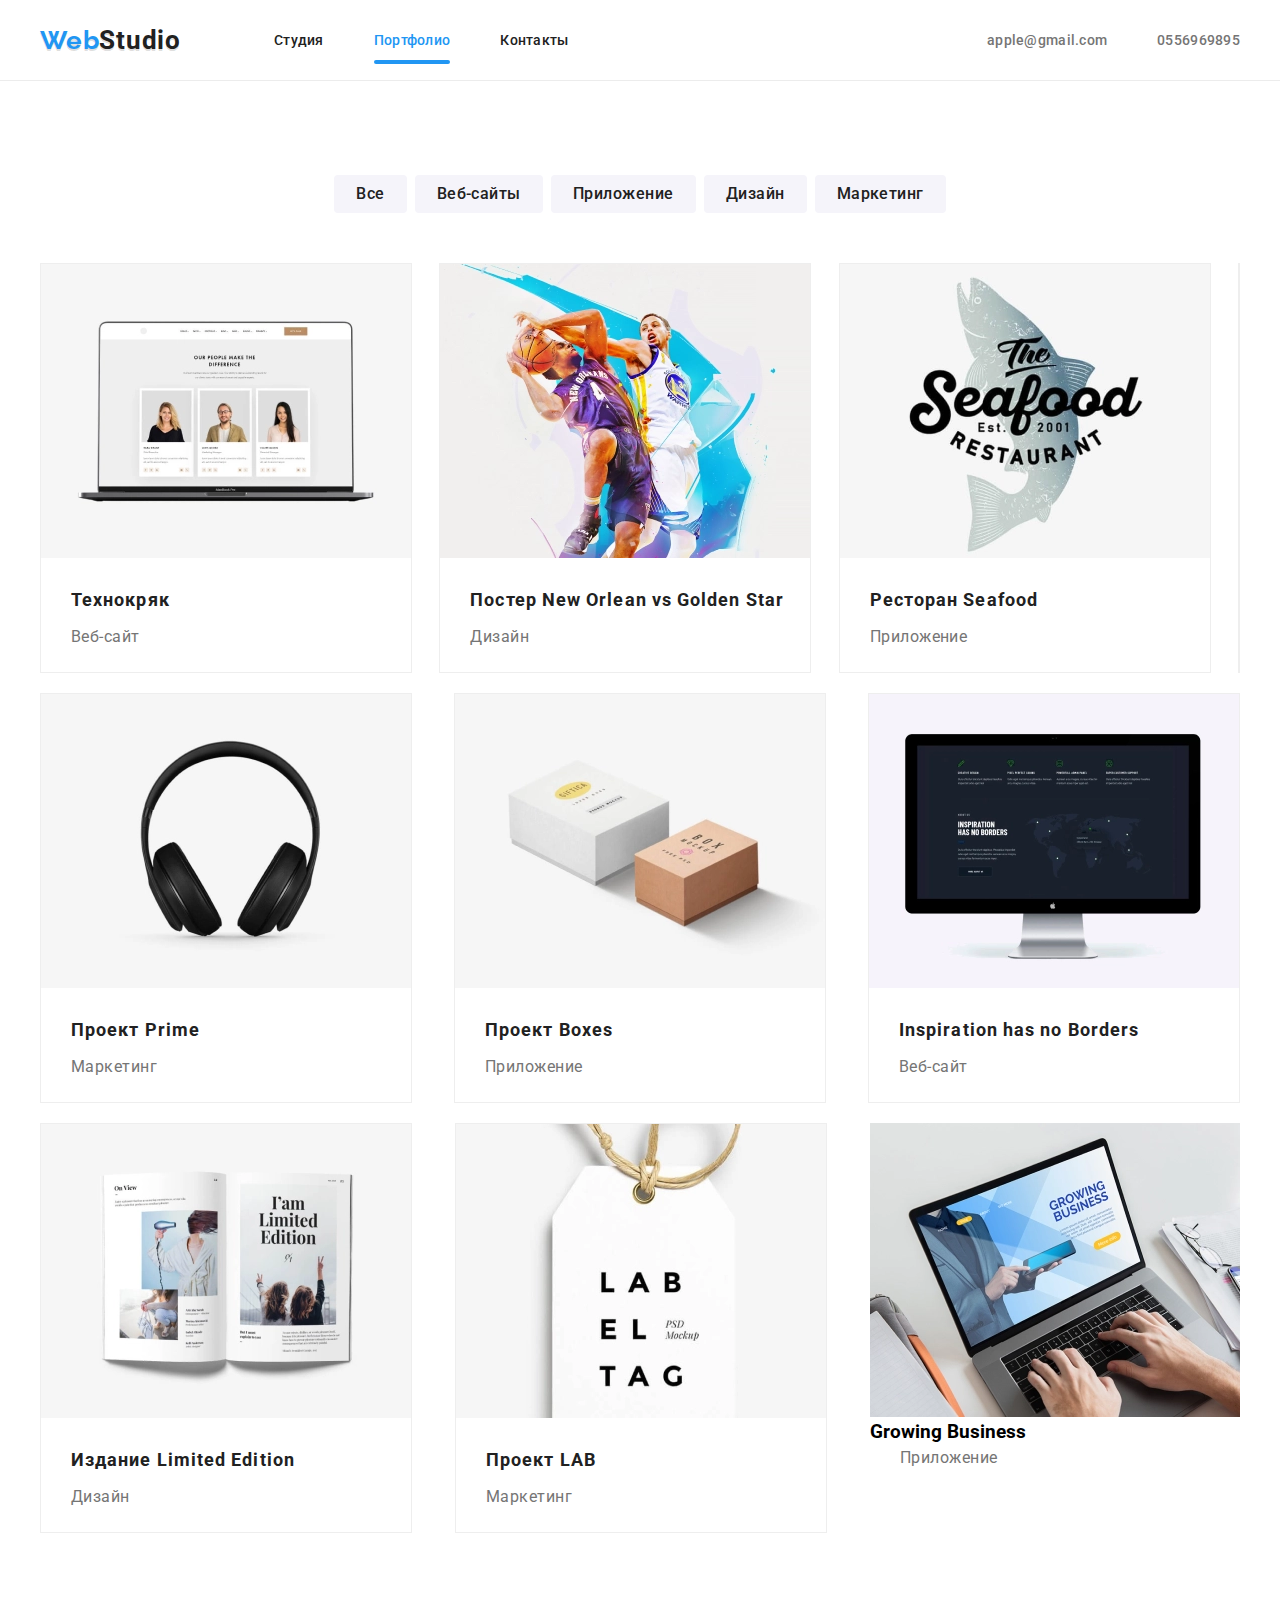
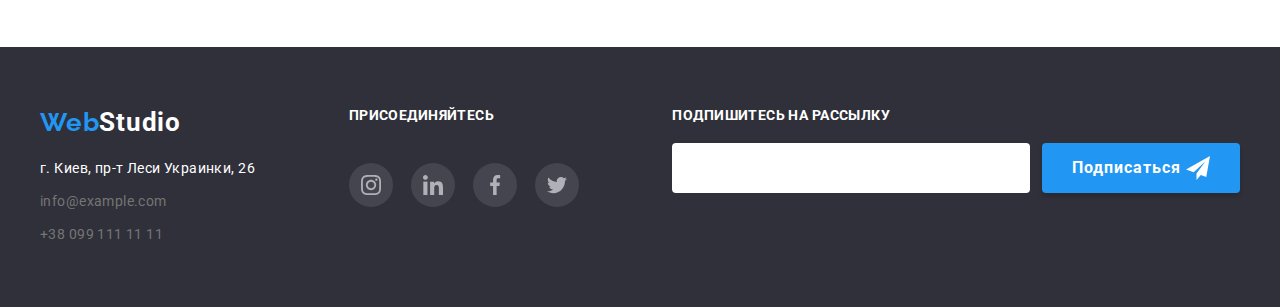
<file: pages/portfolio.html>
<!DOCTYPE html>
<html lang="en">
  <head>
    <meta charset="UTF-8" />
    <meta name="viewport" content="width=device-width, initial-scale=1.0" />
    <title>WebStudio</title>
    <link
      rel="apple-touch-icon"
      sizes="180x180"
      href="favicon/apple-touch-icon.png"
    />
    <link
      rel="icon"
      type="image/png"
      sizes="32x32"
      href="favicon/favicon-32x32.png"
    />
    <link
      rel="icon"
      type="img/png"
      sizes="16x16"
      href="favicon/favicon-16x16.png"
    />
    <link rel="manifest" href="favicon/site.webmanifest" />
    <link rel="preconnect" href="https://fonts.googleapis.com" />
    <link rel="preconnect" href="https://fonts.gstatic.com" crossorigin />
    <link
      href="https://fonts.googleapis.com/css2?family=Raleway:ital,wght@0,100..900;1,100..900&family=Roboto:ital,wght@0,100;0,300;0,400;0,500;0,700;0,900;1,100;1,300;1,400;1,500;1,700;1,900&display=swap"
      rel="stylesheet"
    />
    <link rel="stylesheet" href="../css/reset.css" />
    <link rel="stylesheet" href="../css/styles.css" />
  </head>
  <body>
    <header class="header">
      <div class="container header__wrapper">
        <div class="header__left">
          <a class="header__logo logo" href="../index.html"
            ><span class="header__logo-blue">Web</span>Studio</a
          >
          <nav class="header__menu">
            <a href="../index.html">Студия</a>
            <a class="active" href="#">Портфолио</a>
            <a href="#">Контакты</a>
          </nav>
        </div>
        <div class="header__right">
          <a href="mailto:apple@gmail.com">apple@gmail.com</a>
          <a href="tel:+996556969896">0556969895</a>
        </div>
      </div>
    </header>

    <main>
      <section class="portfolio">
        <div class="container">
          <div class="portfolio__sort">
            <button>Все</button>
            <button>Веб-сайты</button>
            <button>Приложение</button>
            <button>Дизайн</button>
            <button>Маркетинг</button>
          </div>

          <ul class="portfolio__list">
            <li class="portfolio__item">
              <img
                loading="lazy"
                width="370"
                src="../img/portfolio_1.webp"
                alt="portfolio"
              />
              <h3 class="portfolio__subtitle">Технокряк</h3>
              <p class="portfolio__text">Веб-сайт</p>

              <div class="portfolio__bg">
                <p class="portfolio__descr">
                  Ресурс предлагает комплексные предложения с разным уровнем
                  функционала и сервисов. Все это позволит посетителю получить
                  исчерпывающие сведения о компании или частном лице
                </p>
              </div>
            </li>
            <li class="portfolio__item">
              <img
                loading="lazy"
                width="370"
                src="../img/portfolio_2.webp"
                alt="portfolio"
              />
              <h3 class="portfolio__subtitle">
                Постер New Orlean vs Golden Star
              </h3>
              <p class="portfolio__text">Дизайн</p>
            </li>
            <li class="portfolio__item">
              <img
                loading="lazy"
                width="370"
                src="../img/portfolio_3.webp"
                alt="portfolio"
              />
              <h3 class="portfolio__subtitle">Ресторан Seafood</h3>
              <p class="portfolio__text">Приложение</p>
            </li>
            <li class="portfolio__item"></li>
            <li class="portfolio__item">
              <img
                loading="lazy"
                width="370"
                src="../img/portfolio_4.webp"
                alt="portfolio"
              />
              <h3 class="portfolio__subtitle">Проект Prime</h3>
              <p class="portfolio__text">Маркетинг</p>
            </li>
            <li class="portfolio__item">
              <img
                loading="lazy"
                width="370"
                src="../img/portfolio_5.webp"
                alt="portfolio"
              />
              <h3 class="portfolio__subtitle">Проект Boxes</h3>
              <p class="portfolio__text">Приложение</p>
            </li>
            <li class="portfolio__item">
              <img
                loading="lazy"
                width="370"
                src="../img/portfolio_6.webp"
                alt="portfolio"
              />
              <h3 class="portfolio__subtitle">Inspiration has no Borders</h3>
              <p class="portfolio__text">Веб-сайт</p>
            </li>
            <li class="portfolio__item">
              <img
                loading="lazy"
                width="370"
                src="../img/portfolio_7.webp"
                alt="portfolio"
              />
              <h3 class="portfolio__subtitle">Издание Limited Edition</h3>
              <p class="portfolio__text">Дизайн</p>
            </li>
            <li class="portfolio__item">
              <img
                loading="lazy"
                width="370"
                src="../img/portfolio_8.webp"
                alt="portfolio"
              />
              <h3 class="portfolio__subtitle">Проект LAB</h3>
              <p class="portfolio__text">Маркетинг</p>
            </li>
            <li>
              <img
                loading="lazy"
                width="370"
                src="../img/portfolio_9.webp"
                alt="portfolio"
              />
              <h3 class="portfolio__subtitle">Growing Business</h3>
              <p class="portfolio__text">Приложение</p>
            </li>
          </ul>
        </div>
      </section>
    </main>
    <footer class="foot">
      <div class="container foot__wrapper">
        <div class="foot__inner">
          <a class="foot__logo logo" href="#logo">Web<span>Studio</span></a>

          <div class="foot__info">
            <address>г. Киев, пр-т Леси Украинки, 26</address>

            <a href="mailto:info@example.com">info@example.com</a>
            <a href="tel:+380991111111">+38 099 111 11 11</a>
          </div>
        </div>

        <div class="foot__inner">
          <p class="foot__text">присоединяйтесь</p>

          <div class="team__links">
            <a class="team__link foot__link" href="#">
              <svg class="team__icon">
                <use xlink:href="../img/instagram.svg#instagram"></use>
              </svg>
            </a>
            <a class="team__link foot__link" href="#">
              <svg class="team__icon">
                <use xlink:href="../img/linkedin.svg#linkedin"></use>
              </svg>
            </a>
            <a class="team__link foot__link" href="#">
              <svg class="team__icon">
                <use xlink:href="../img/facebook.svg#facebook"></use>
              </svg>
            </a>
            <a class="team__link foot__link" href="#">
              <svg class="team__icon">
                <use xlink:href="../img/twitter.svg#twitter"></use>
              </svg>
            </a>
          </div>
        </div>

        <div class="foot__inner">
          <p class="foot__text">Подпишитесь на рассылку</p>

          <form class="foot__form">
            <input placeholder="E-mail" type="email" required minlength="2" />
            <button>
              Подписаться <img src="../img/send.svg" alt="send-cion" />
            </button>
          </form>
        </div>
      </div>
    </footer>
  </body>
</html>
</file>
<file: css/styles.css>
.header__logo {
  transition: all 0.6s;
  font-weight: 700;
  font-size: 26px;
  letter-spacing: 0.03em;
  text-shadow: 0 2px 0 rgba(0, 0, 0, 0.15);
  color: var(--title-color);
}

.header__logo-blue {
  font-family: "Raleway", sans-serif;
  color: var(--main-color);
}

.header__wrapper {
  display: flex;
  justify-content: space-between;
  align-items: center;
}

.foot__form input {
  padding-left: 16px;
  outline: none;
  border-radius: 4px;
  width: 358px;
  height: 50px;

  border: rgba(255, 255, 255, 0.03);
}

.foot__form input::placeholder {
  color: #fff;
}

.foot__form button {
  display: flex;
  align-items: center;
  gap: 5px;
  font-weight: 700;
  font-size: 16px;
  line-height: 187%;
  letter-spacing: 0.06em;
  text-align: center;
  border-radius: 4px;
  padding: 10px 30px;
  cursor: pointer;
  box-shadow: 0 4px 4px 0 rgba(0, 0, 0, 0.15);
  color: #fff;
  background-color: var(--main-color);
}
.foot__form {
  display: flex;
  gap: 12px;
}

.header__left {
  display: flex;
  align-items: center;
  gap: 93px;
}

.header__menu,
.header__right {
  display: flex;
  gap: 50px;
}

.active {
  position: relative;
  color: var(--main-color) !important;
}

.active::after {
  content: "";
  position: absolute;
  bottom: -100%;
  left: 0;
  width: 100%;
  height: 4px;
  border-radius: 2px;
  background-color: var(--main-color);
}

.header__right a {
  display: flex;
  align-items: center;
  gap: 10px;
  transition: all 0, 3s;
  font-weight: 500;
  font-size: 14px;
  letter-spacing: 0.02em;
  color: var(--text-color);
  &:hover {
    color: var(--main-color);
  }
  svg {
    display: flex;
    width: 16px;
    height: 12px;
    fill: var(--text-color);
    &hover {
      color: var(--text-color);
    }
  }
  #call {
    width: 12px;
    height: 16px;
    stroke: var(--main-color);
    border-radius: 2px;
    &:hover {
      stroke: var(--main-color);
    }
  }
}

.header {
  padding-top: 25px;
  padding-bottom: 25px;
  border-bottom: 1px solid #ececec;
}

.header__menu a {
  transition: all 0, 6s;
  font-family: var(--font-family);
  font-weight: 500;
  font-size: 14px;
  letter-spacing: 0.02em;
  color: var(--title-color);
  &:hover {
    color: var(--main-color);
  }
}

.hero {
  height: calc(100vh - 82.8px);
  padding-top: 200px;
  padding-bottom: 200px;
  background-image: url(../img/hero_bg.webp);
  background-repeat: no-repeat;
  background-size: cover;
}

.hero__title {
  width: 700px;
  margin: 0 auto;
  margin-bottom: 30px;
  font-weight: 900;
  font-size: 44px;
  line-height: 136%;
  letter-spacing: 0.06em;
  text-transform: uppercase;
  text-align: center;
  color: #fff;
}

.hero__btn {
  display: block;
  padding: 10px 32px;
  cursor: pointer;
  margin: 0 auto;
  border-radius: 4px;
  font-size: 16px;
  line-height: 187%;
  letter-spacing: 0.06em;
  text-align: center;
  color: #fff;
  box-shadow: 0 4px 4px 0 rgba(0, 0, 0, 0.15);
  background: var(--main-color);
  &:hover {
    transform: scale(1.05);
    box-shadow: 0 1px 1px 1px var(--main-color);
  }
}
.advantage__wrapper {
  margin-bottom: 30px;
  padding: 25px 0px;
  text-align: center;
  border-radius: 4px;
  background-color: #f5f4fa;
}

.advantage__list {
  display: flex;
  flex-wrap: wrap;
  justify-content: center;
  gap: 35px;
}

.advantage__item {
  max-width: 270px;
}

.advantage__item h2 {
  margin-bottom: 10px;
  font-weight: 700;
  font-size: 14px;
  letter-spacing: 0.03em;
  text-transform: uppercase;
  color: var(--title-color);
}
.advantage__item p {
  hyphens: auto;
  font-weight: 400;
  font-size: 14px;
  line-height: 171%;
  letter-spacing: 0.03em;
  color: var(--text-color);
}
.title {
  margin-bottom: 50px;
  font-size: 36px;
  font-weight: 700;
  line-height: 42.19px;
  letter-spacing: 0.03em;
  text-align: center;
}

.work__wrapper {
  display: flex;
  gap: 30px;
  justify-content: center;
}

.work__wrapper,
.team__list {
  display: flex;
  flex-wrap: wrap;
  justify-content: center;
  gap: 30px;
}

.team {
  padding: 94px 0;
  background: #f5f4fa;
}

.team__item {
  border-radius: 0 0 4px 4px;
  box-shadow: 0 2px 2px 0 rgb(0, 0, 0, 4);
  background-color: #fff;
}

.team__text {
  margin-bottom: 30px;
  font-weight: 400;
  font-size: 16px;
  letter-spacing: 0.03em;
  text-align: center;
  color: var(--text-color);
}

.team__subtitle {
  margin-bottom: 30px 20px;
  font-size: 16px;
  font-weight: 500;
  line-height: 18.75px;
  letter-spacing: 0.03em;
  text-align: center;
  color: var(--title-color);
}

.foot {
  padding: 60px 0;
  background: #2f303a;
}

.foot__logo {
  font-family: "Raleway";
  font-weight: 700;
  font-size: 26px;
  letter-spacing: 0.03em;
  color: var(--main-color);
  span {
    color: #fff;
  }
  &:hover {
    transform: scale(1.1);
  }
}

.foot__info {
  display: flex;
  flex-direction: column;
  gap: 9px;
  margin-top: 20px;
  font-weight: 400;
  font-size: 14px;
  line-height: 171%;
  letter-spacing: 0.03em;
  address {
    font-style: normal;
    color: #fff;
  }
  a {
    color: var(--text-color);
  }
}

.logo:hover {
  transform: scale(1.1);
}

.portfolio__list {
  display: flex;
  flex-wrap: wrap;
  justify-content: space-between;
}

.container3 {
  width: 1200px;
  margin: 0 auto;
}

.project-title {
  font-size: 18px;
  font-weight: 700;
  line-height: 36px;
  letter-spacing: 0.06em;
  text-align: left;
  color: var(--title-color);
}

.project {
  font-size: 16px;
  font-weight: 400;
  line-height: 36px;
  letter-spacing: 0.03em;
  text-align: left;
  color: var(--text-color);
}

.portfolio__item {
  position: relative;
  border: 1px solid #eee;
  padding-bottom: 20px;
  margin-bottom: 20px;
  h3 {
    margin-top: 20px;
    margin-bottom: 4px;
    margin-left: 30px;
    font-weight: 700;
    font-size: 18px;
    line-height: 200%;
    letter-spacing: 0.06em;
    color: #212121;
  }
}

.portfolio__text {
  margin-left: 30px;
  font-weight: 400;
  font-size: 16px;
  line-height: 187%;
  letter-spacing: 0.03em;
  color: var(--text-color);
}

.portfolio__sort {
  display: flex;
  justify-content: center;
  gap: 8px;
  margin-top: 94px;
  margin-bottom: 50px;
  button {
    cursor: pointer;
    padding: 6px 22px;
    border-radius: 4px;
    font-weight: 500;
    font-size: 16px;
    line-height: 162%;
    letter-spacing: 0.03em;
    text-align: center;
    color: var(--title-color);
    background: #f5f4fa;
    &:hover {
      background-color: var(--main-color);
      color: #fff;
    }
  }
}
.portfolio__bg {
  position: absolute;
  top: 0;
  left: 0;
  transform: translateY(100%);
  transition-duration: 0.5s;
  visibility: hidden;
  padding: 64px 24px;
  max-width: 370px;
  background-color: rgba(33, 150, 243, 0.9);
}

.portfolio__descr {
  font-weight: 400;
  font-size: 18px;
  line-height: 156%;
  letter-spacing: 0.03em;
  color: #fff;
}

.portfolio__item:hover .portfolio__bg {
  transform: translateY(0);
  visibility: visible;
}

.team__links {
  display: flex;
  justify-content: center;
  gap: 18px;
  padding: 20px 0;
}

.team__links a {
  border-radius: 50%;
  padding: 5px;
}

.team__links a:hover {
  background-color: var(--main-color);
}

.team__icon {
  width: 20px;
  height: 20px;
}

.team__link {
  display: flex;
  align-items: center;
  justify-content: center;
  width: 44px;
  height: 44px;
  background-color: transparent;
  border-radius: 50%;
  fill: #afb1b8 !important;
}

.team__link:hover {
  background-color: var(--main-color) !important;
}

.team__link:hover .team__icon {
  fill: #fff !important;
}

.clients__wrapper {
  display: flex;
  flex-wrap: wrap;
  gap: 20px;
  justify-content: space-between;
}

.clients__link {
  display: block;
  border: 1px solid #afb1b8;
  padding: 16px 32px;
  border-radius: 4px;
  fill: #afb1b8 !important;
}

.clients__icon {
  width: 106px;
  height: 60px;
}

.clients__link:hover {
  border: 1px solid var(--main-color);
}

.clients__link:hover .clients__icon {
  fill: var(--main-color) !important;
}

.foot__link {
  background-color: rgba(255, 255, 255, 0.1);
}

.foot__text {
  margin-bottom: 20px;
  font-weight: 700;
  font-size: 14px;
  letter-spacing: 0.03em;
  text-transform: uppercase;
  color: #fff;
}

.foot__wrapper {
  display: flex;
  justify-content: space-between;
  flex-wrap: wrap;
}

#overlay {
  position: fixed;
  top: 0;
  left: 0;
  width: 100%;
  height: 100%;
  background-color: rgba(0, 0, 0, 0.2);
}

.modal {
  padding: 25px 34px;
  position: absolute;
  top: 50%;
  left: 50%;
  transform: translate(-50%, -50%);
  width: 530px;
  height: 580px;
  background-color: #fff;
}

.modal__btn {
  padding: 10px 10px;
  position: absolute;
  top: 10px;
  right: 10px;

  display: flex;
  align-items: center;
  justify-content: center;
  width: 29px;
  height: 30px;
  border-radius: 100%;
  cursor: pointer;
  border: 1px solid rgba(0, 0, 0, 0.1);
  background-color: transparent;
}
.modal__close-icon {
  fill: #000;
  width: 11px;
  height: 11px;
}

.modal__btn::hover modal__close-icon {
  fill: var(--main-color);
}

.modal__title {
  margin-bottom: 12px;
  font-weight: 700;
  font-size: 20px;
  letter-spacing: 0.03em;
  text-align: center;
  color: var(--title-color);
}

.modal__label {
  position: relative;
  display: block;
  margin-bottom: 10px;

  font-weight: 400;
  font-size: 12px;
  letter-spacing: 0.01em;
  color: var(--text-color);
}

.modal__icon {
  position: absolute;
  top: 25px;
  left: 16px;
  width: 18px;
  height: 18px;
}

.modal__input {
  margin-top: 4px;
  padding-left: 40px;
  width: 100%;
  outline: none;
  border: 1px solid rgba(33, 33, 33, 0.2);
  border-radius: 4px;

  height: 40px;
}

.modal__label textarea {
  margin-top: 4px;
  padding: 12px 16px;
  border: 1px solid rgba(33, 33, 33, 0.2);
  border-radius: 4px;
  width: 100%;
  height: 120px;
}

.modal__form {
  margin-bottom: 20px;
}

.modal__box {
  display: flex;
  align-items: center;
  gap: 10px;
  justify-content: center;
  font-weight: 400;
  font-size: 14px;
  line-height: 171%;
  letter-spacing: 0.03em;
  color: var(--text-color);
}

.modal__condition {
  border-bottom: 1px solid var(--main-color);
  color: var(--main-color);
}

.modal__send-btn {
  display: block;
  margin: 0 auto;
  margin-top: 42px;
  cursor: pointer;
  font-weight: 700;
  font-size: 16px;
  line-height: 187%;
  letter-spacing: 0.06em;
  text-align: center;
  padding: 10px 55px;
  border-radius: 4px;
  box-shadow: 0 4px 4px 0 rgba(0, 0, 0, 0.15);
  color: #fff;
  background-color: var(--main-color);
}

.hidden {
  display: none;
}

.header__icon {
  width: 48px;
  height: 48px;
}

.header__btn {
  display: none;
}

@media screen and (max-width: 480px) {
  .header__btn {
    display: block;
    cursor: pointer;
    background-color: transparent;
  }
  .hidd {
    display: none;
  }
  .hero {
    height: 100%;
    padding-top: 118px;
    padding-bottom: 118px;
    background-image: url(../img/header_bg_sm.png);
    background-repeat: no-repeat;
    background-size: cover;
  }

  .hero__title {
    width: 400px;
    margin: 0 auto;
    margin-bottom: 30px;
    font-weight: 900;
    font-size: 26px;
    line-height: 162%;
    letter-spacing: 0.06em;
    text-transform: uppercase;
    text-align: center;
    color: #fff;
  }
  .modal {
    padding: 15px 25px;
    width: 530px;
    height: 580px;
  }
  .advantage__item {
    max-width: 100%;
  }

  .work {
    display: none;
  }

  .team__item {
    width: 100%;
  }

  .team__item img {
    width: 100% !important;
  }

  .team {
    padding-top: 60px;
    padding-bottom: 60px;
  }

  .foot__form,
  .foot__wrapper {
    flex-wrap: wrap;
    justify-content: center;
  }

  .foot__text {
    text-align: center;
  }

  .foot__iner:first-child {
    margin-bottom: 40px;
  }

  .foot__inner a,
  .foot__inner address {
    text-align: center;
  }

  .foot__logo {
    display: block;
    text-align: center;
  }
}
</file>
